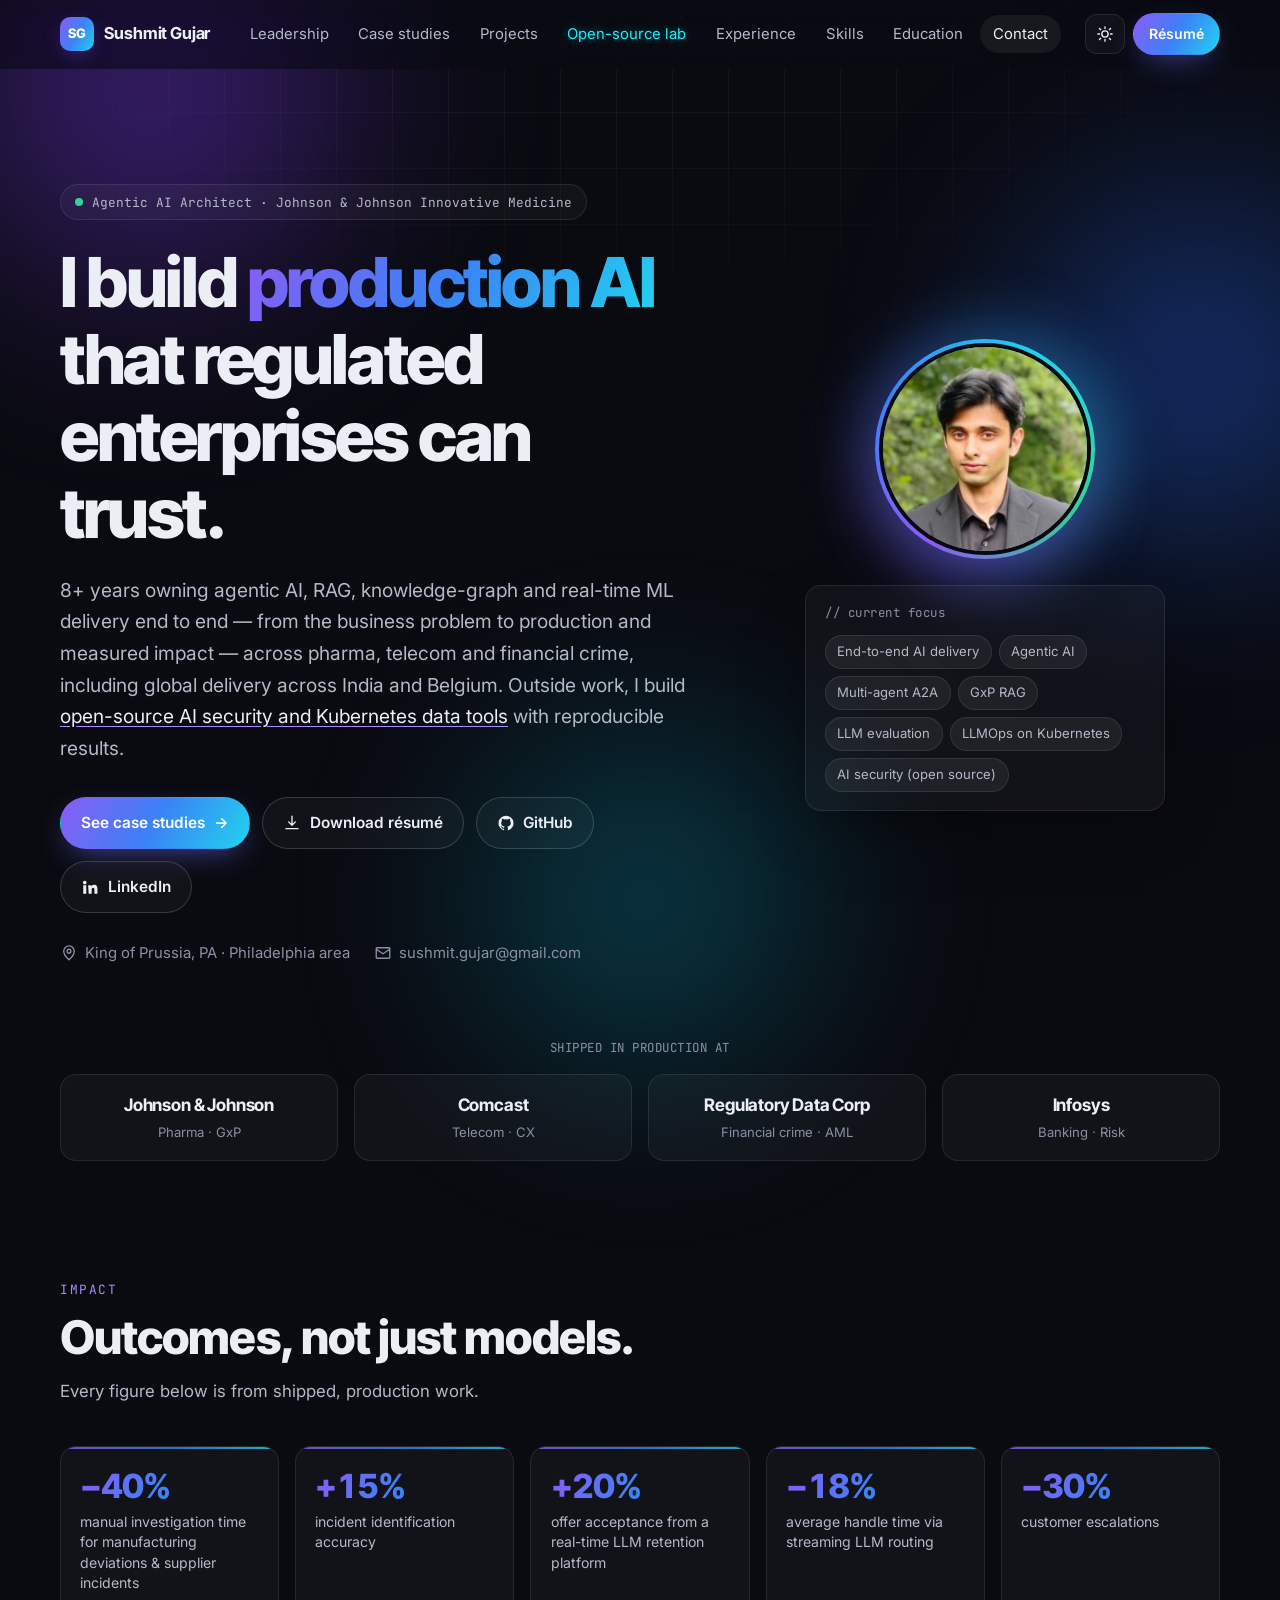
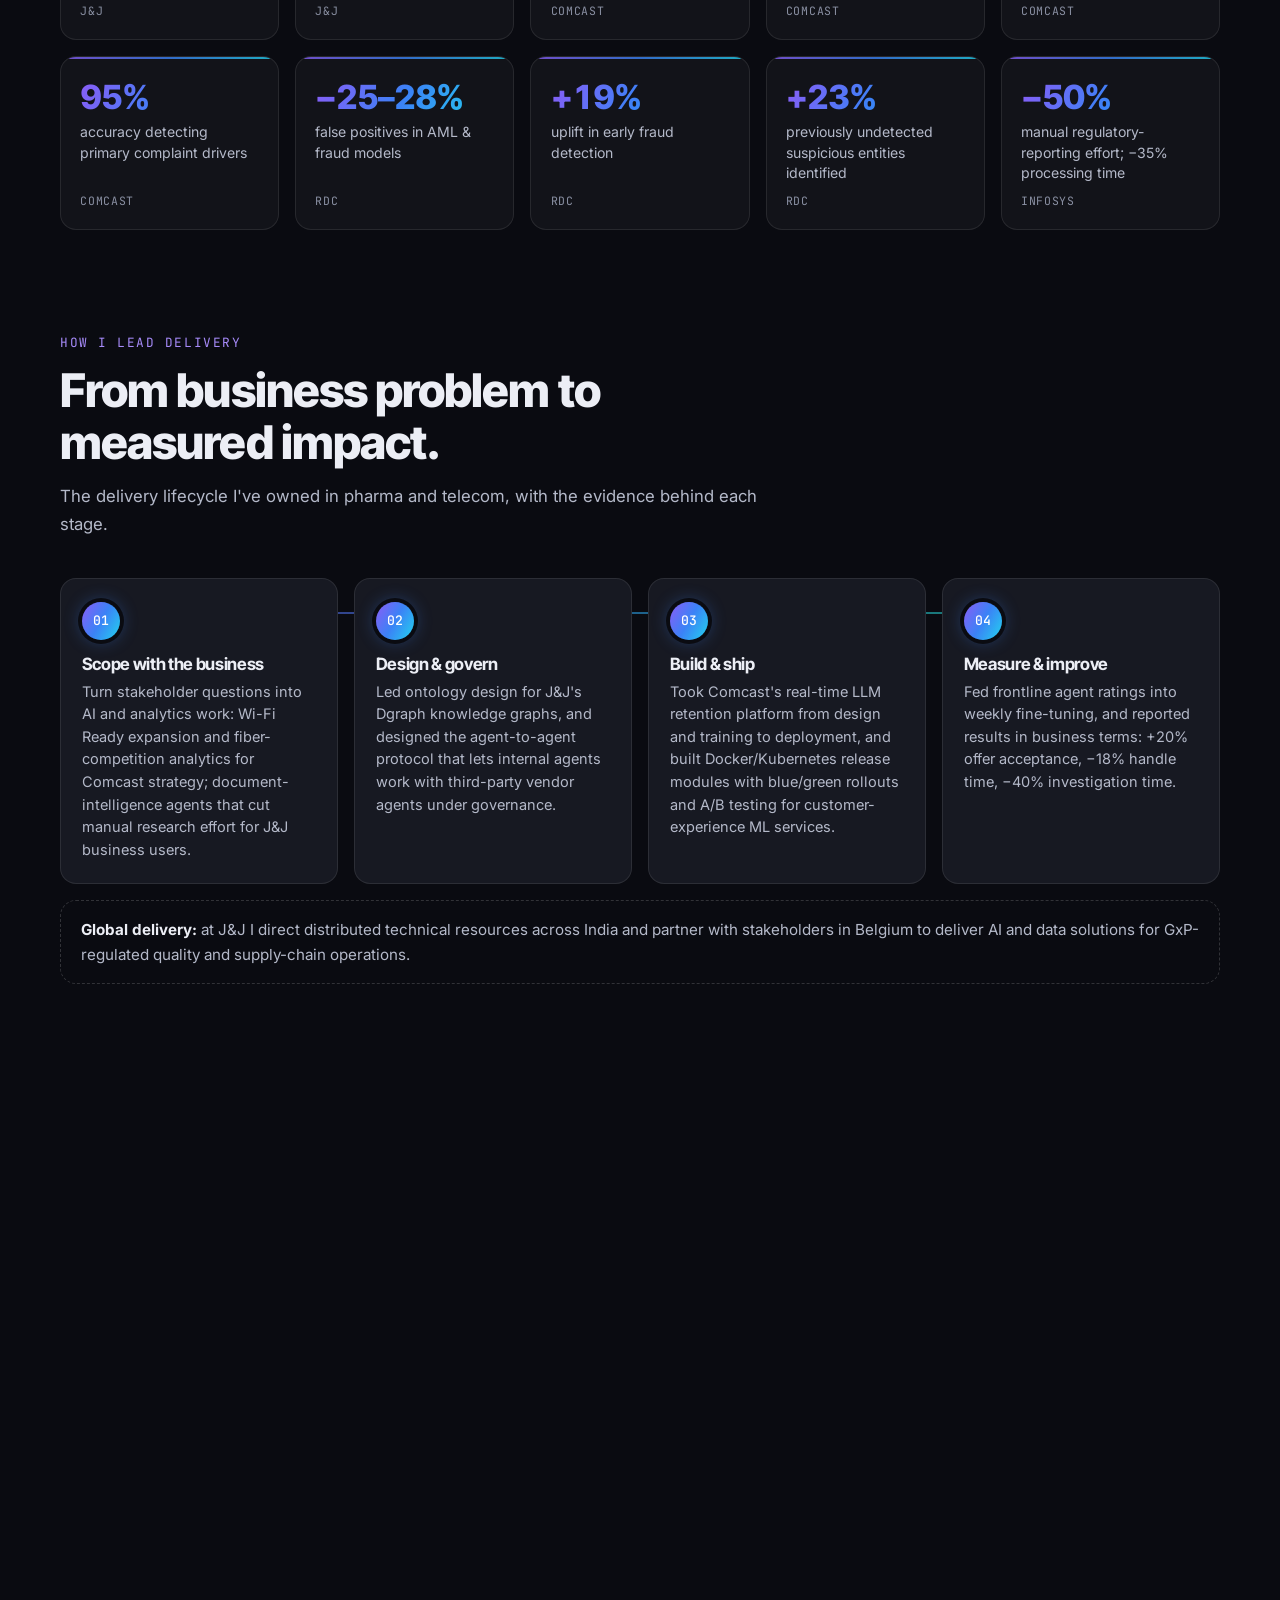
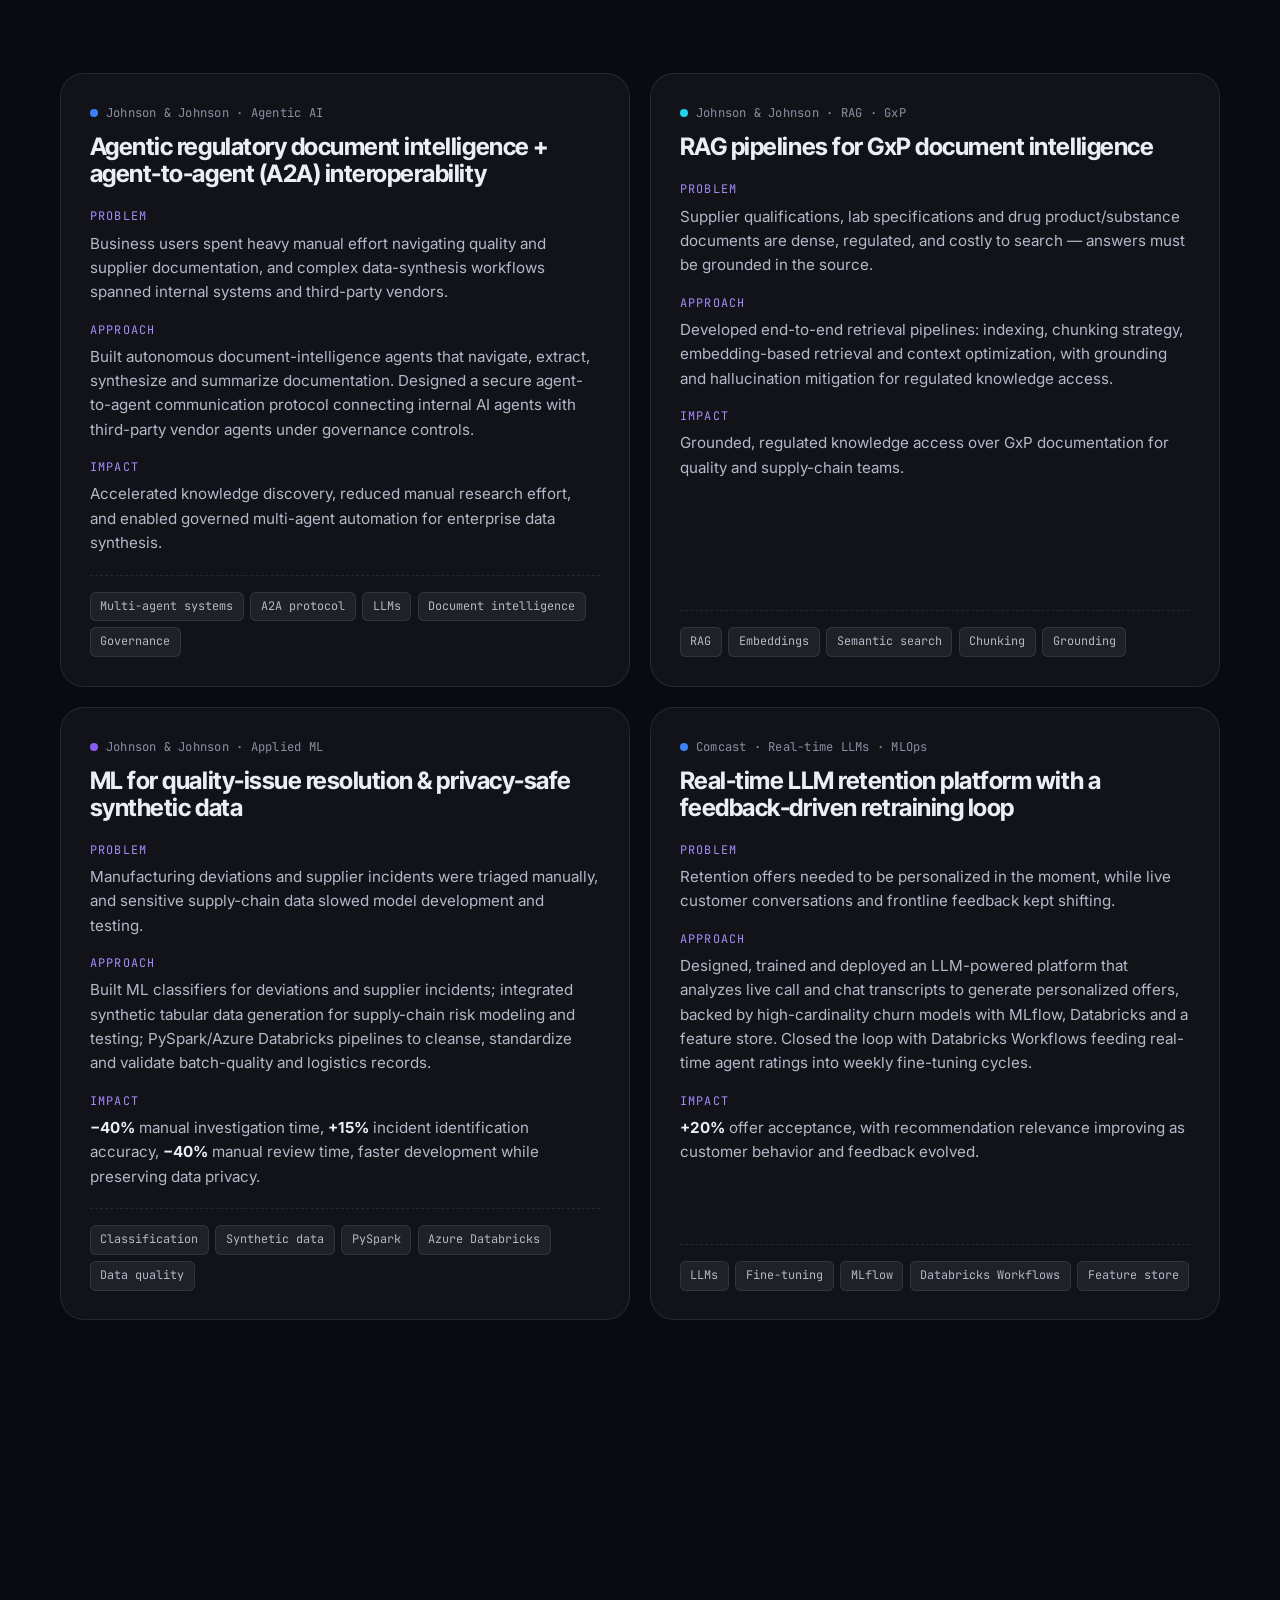
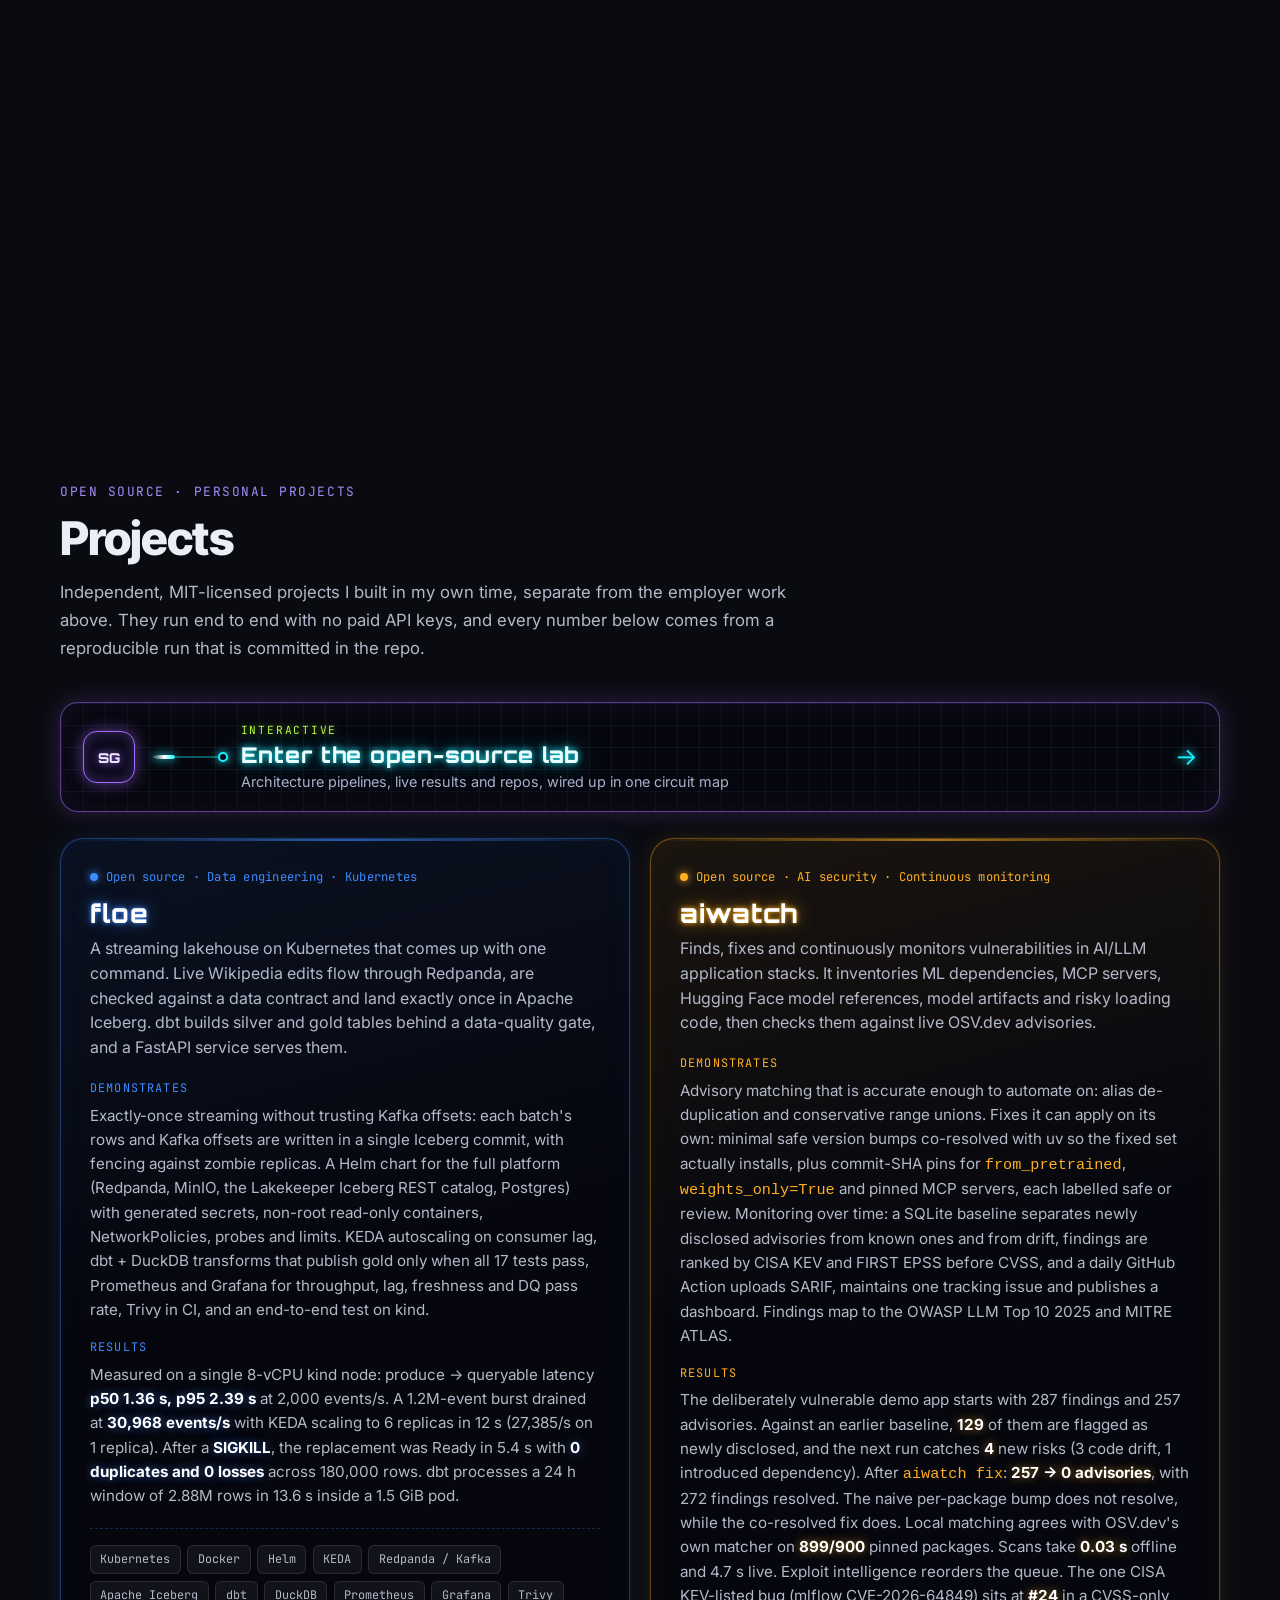
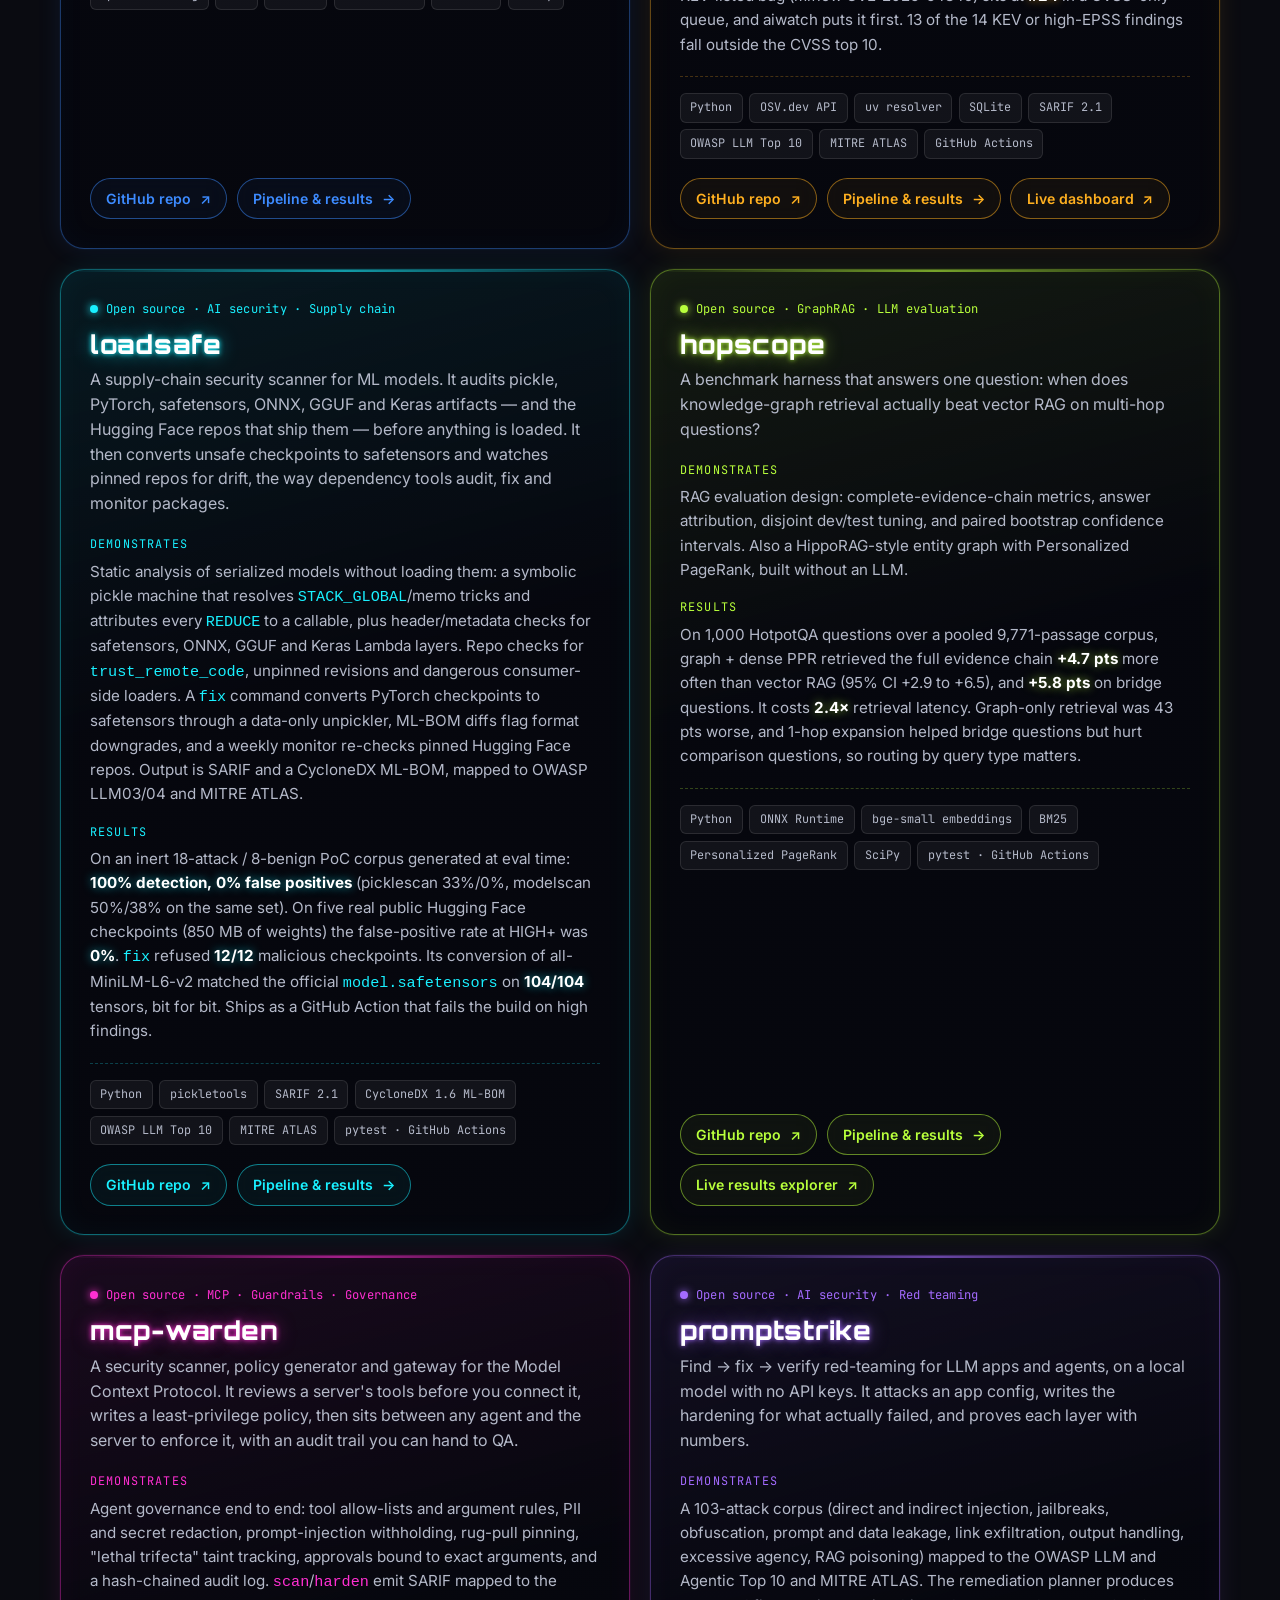
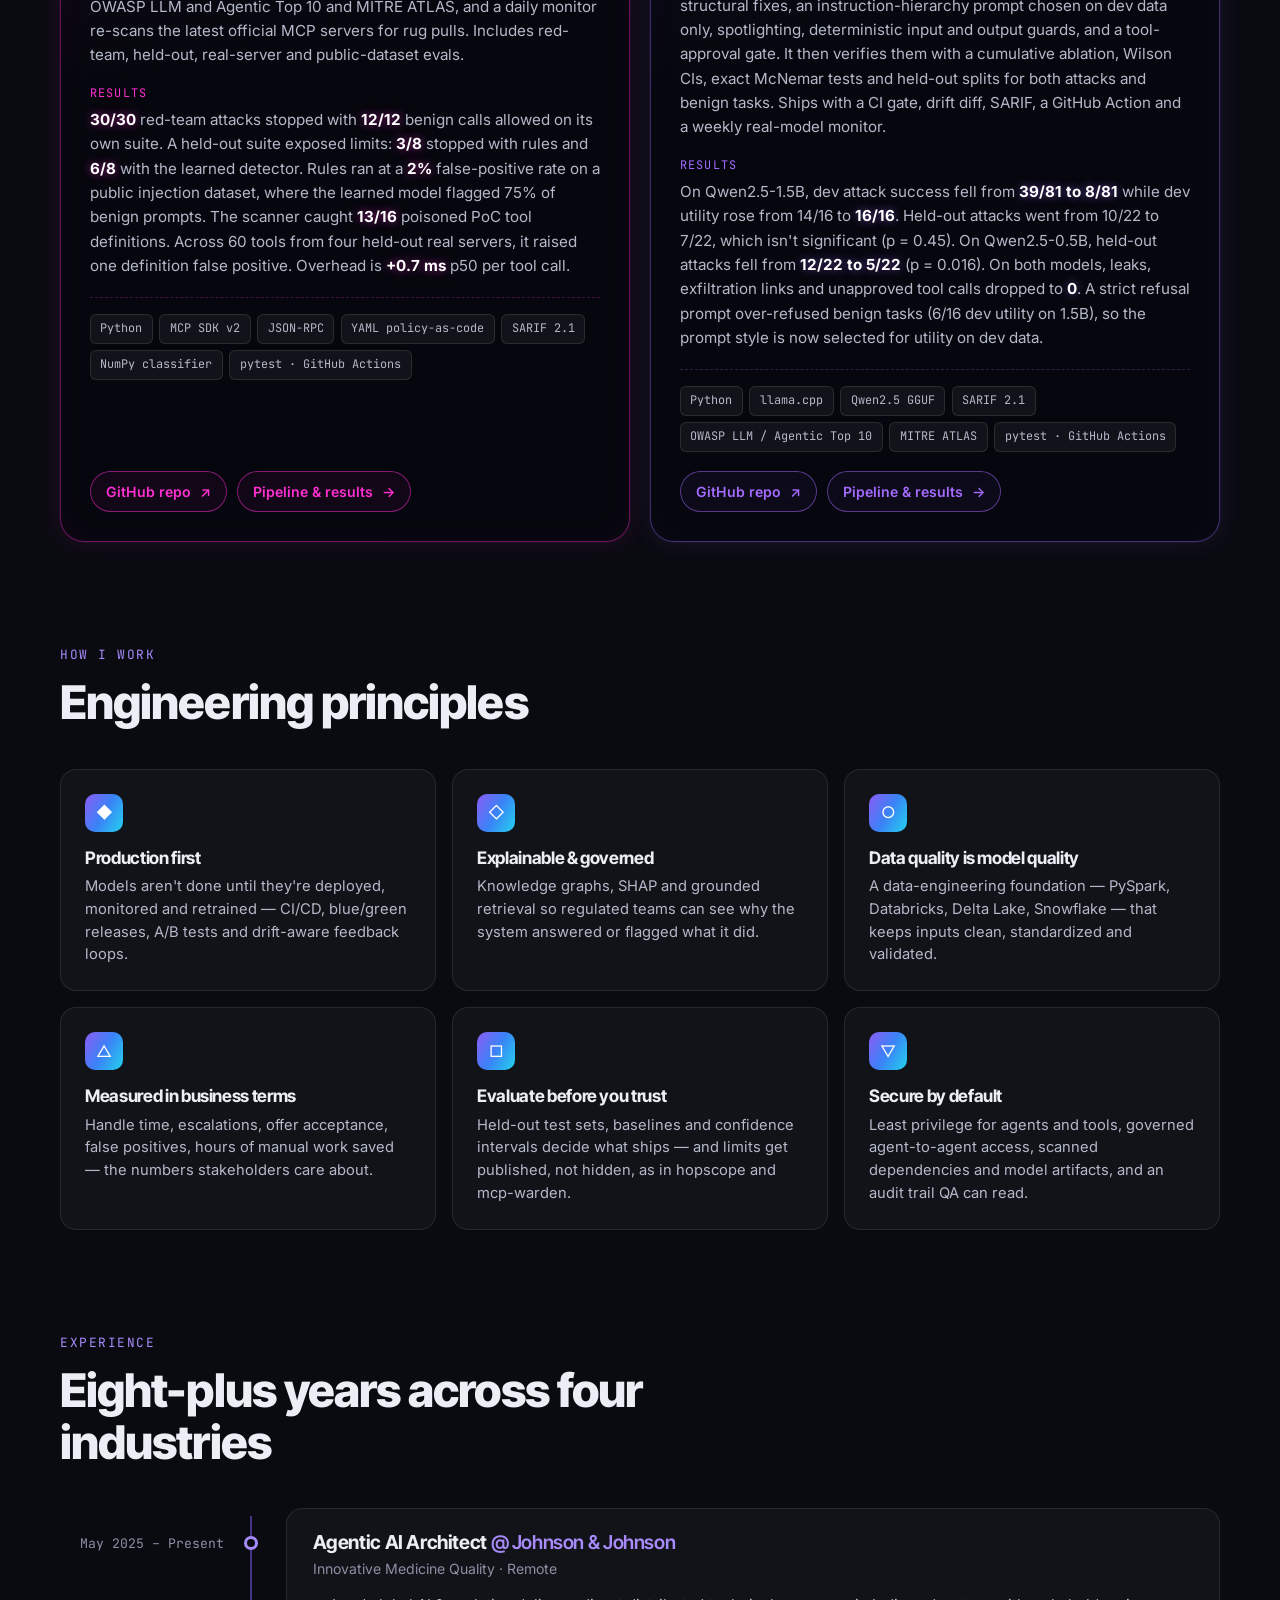
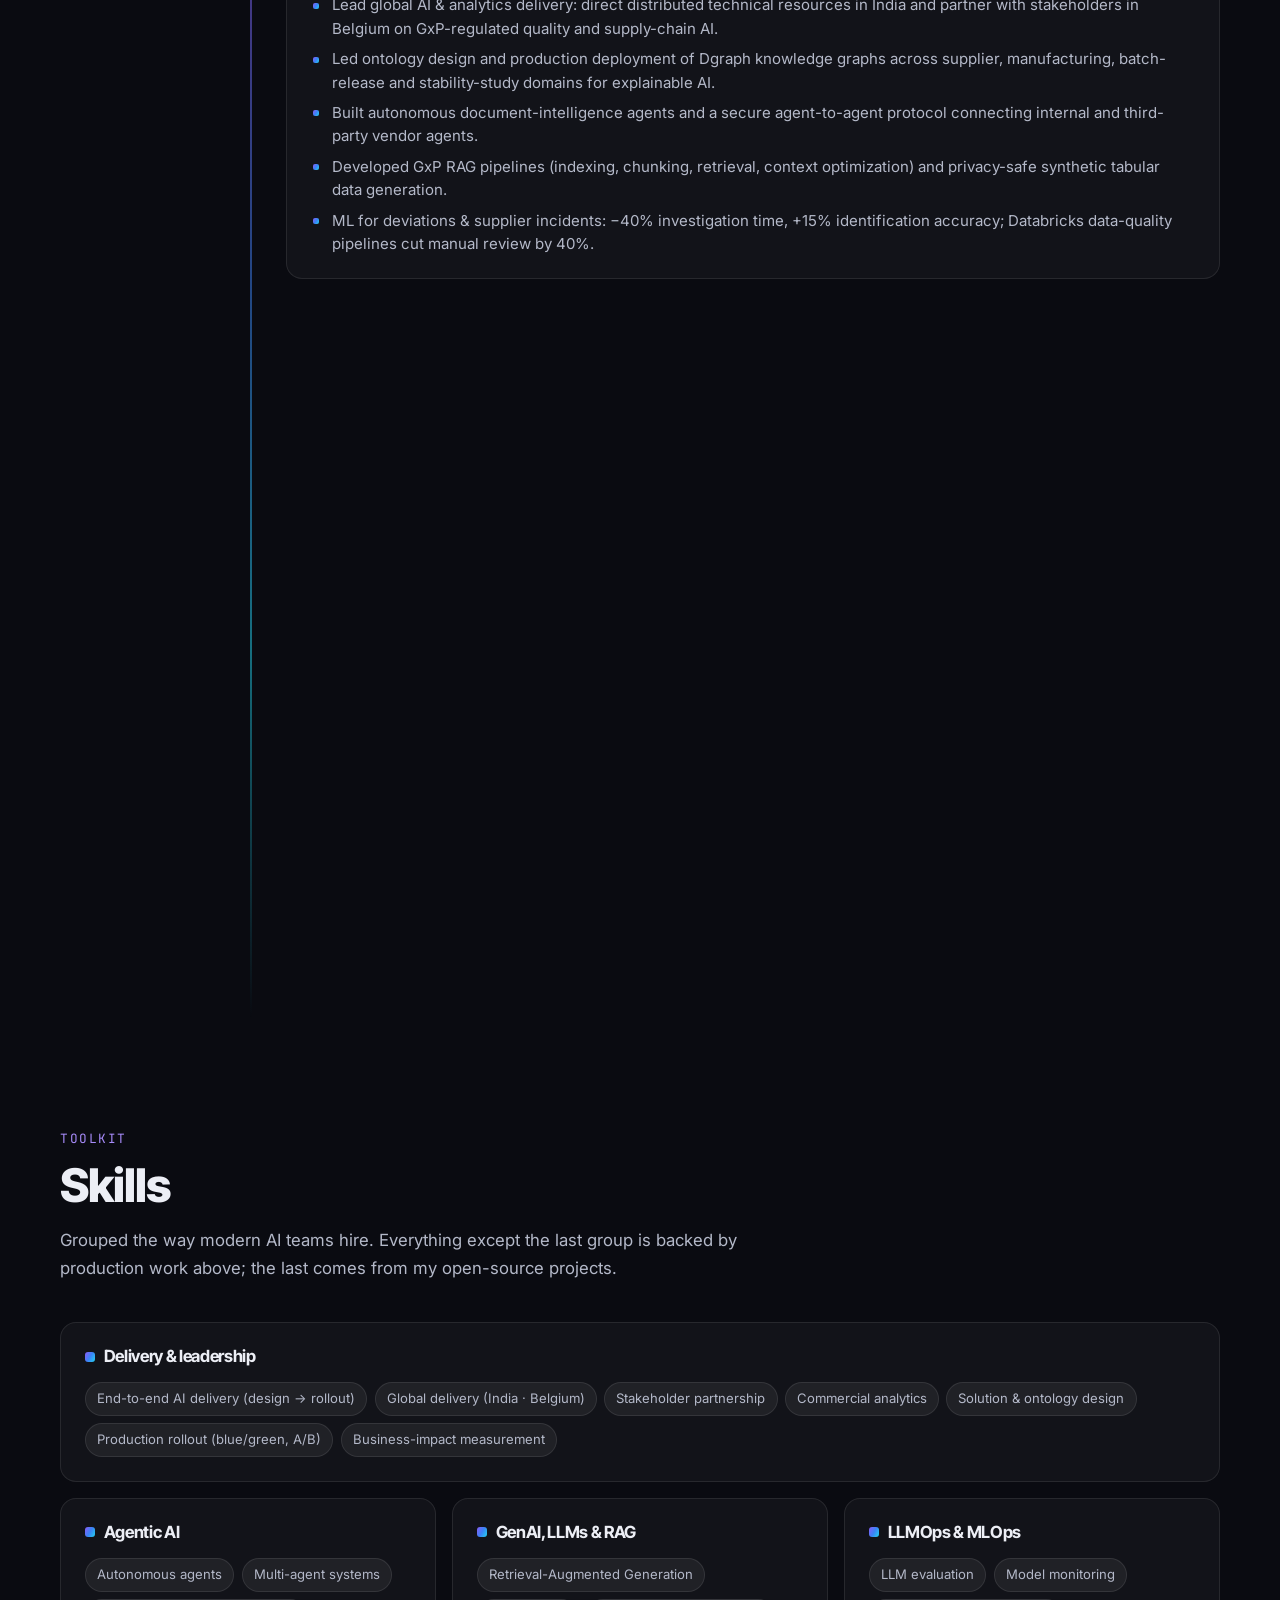
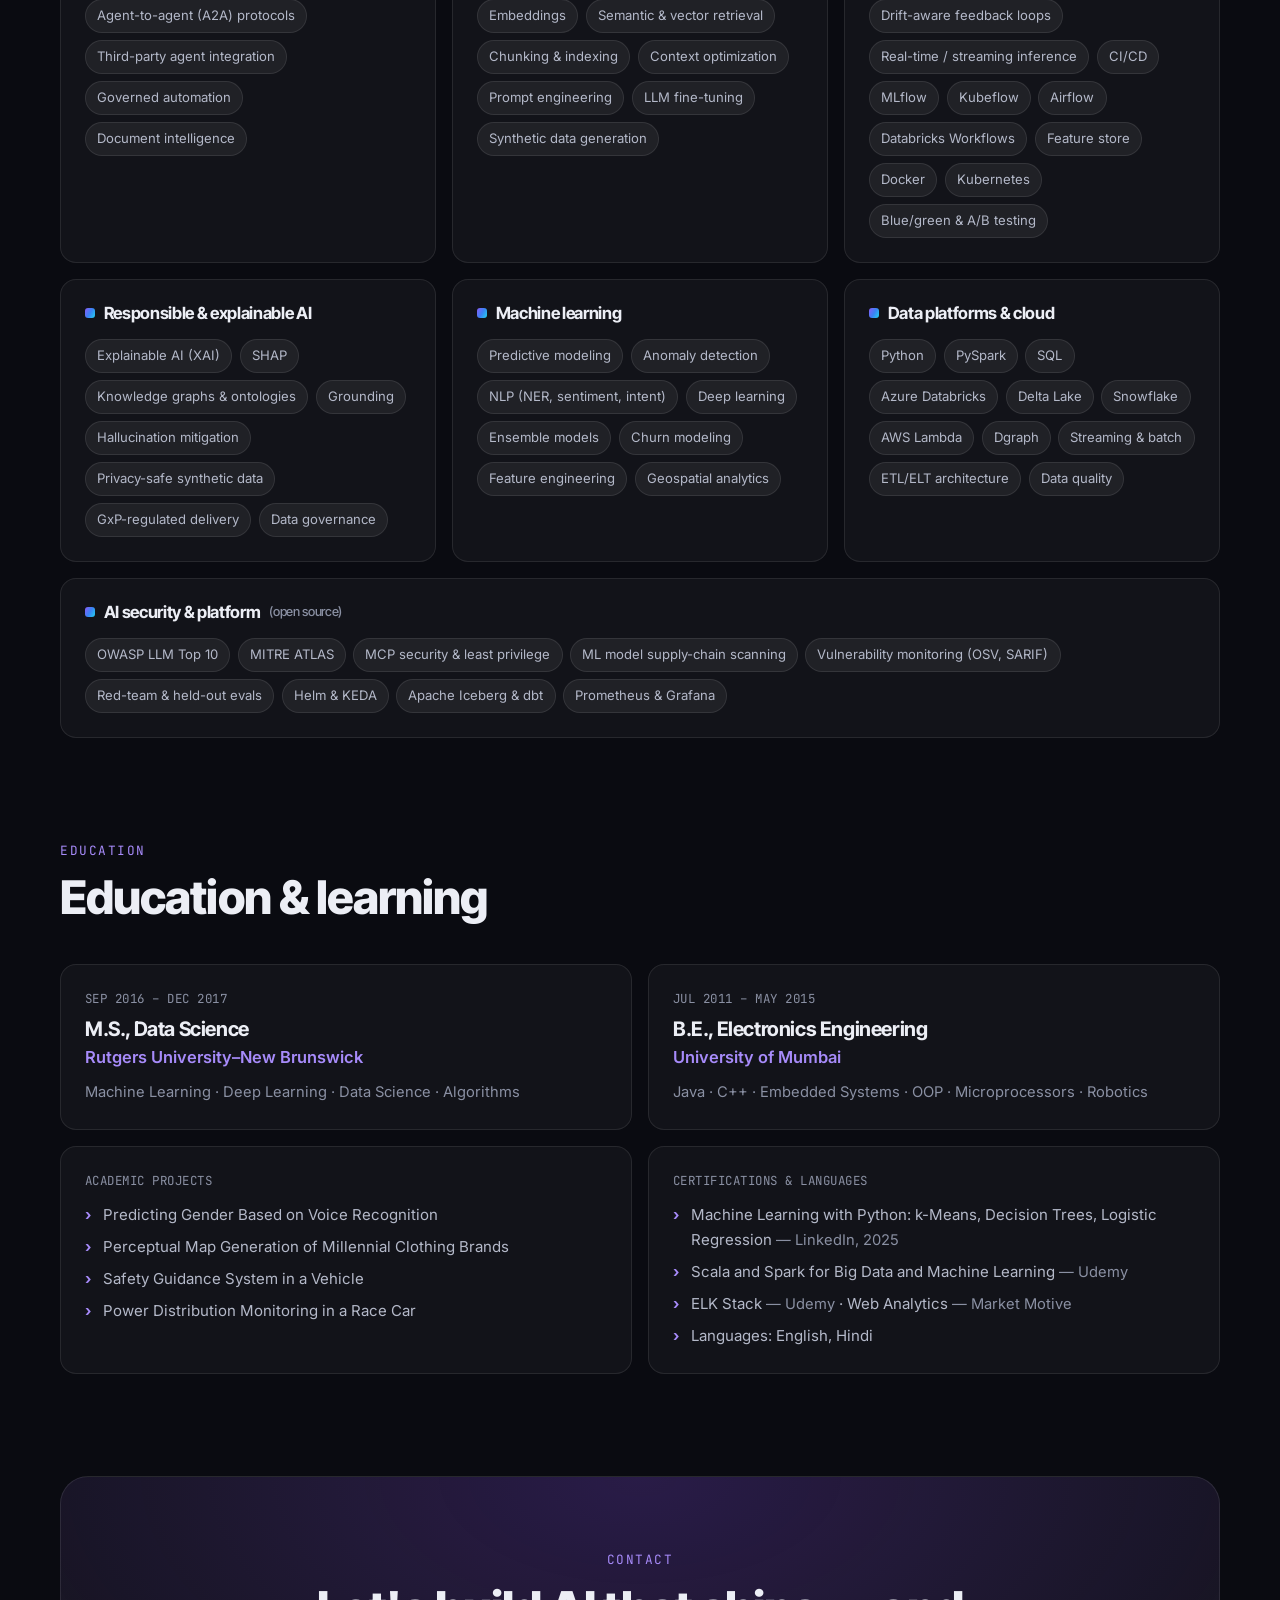
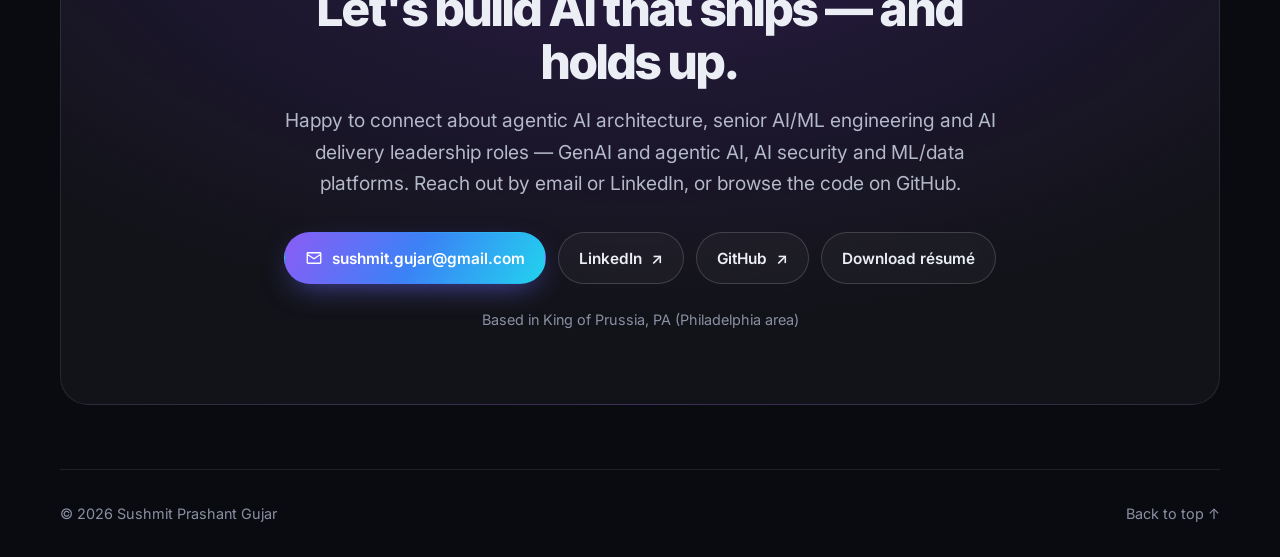
<file: index.html>
<!doctype html>
<html lang="en" data-theme="dark">
<head>
  <meta charset="utf-8">
  <meta name="viewport" content="width=device-width, initial-scale=1">
  <title>Sushmit Gujar — Agentic AI Architect, Johnson &amp; Johnson · Agentic AI, RAG &amp; MLOps</title>
  <meta name="description" content="Sushmit Gujar is an Agentic AI Architect at Johnson &amp; Johnson with 8+ years owning production agentic AI, RAG, knowledge graphs, real-time LLM inference and MLOps end to end — from business problem to measured impact — across pharma (J&amp;J), telecom (Comcast) and financial crime, including global delivery across India and Belgium.">
  <meta name="author" content="Sushmit Prashant Gujar">
  <meta name="keywords" content="Agentic AI Architect, AI Architect, AI Engineer, ML Engineer, Machine Learning Engineer, Agentic AI, AI delivery leadership, GenAI delivery, commercial analytics, stakeholder management, multi-agent systems, RAG, LLM evaluation, LLMOps, MLOps, AI security, Kubernetes, Docker, data engineering, knowledge graph, explainable AI, GxP, Databricks, PySpark, Philadelphia">
  <meta name="theme-color" content="#0a0b11" media="(prefers-color-scheme: dark)">
  <meta name="theme-color" content="#f7f7fb" media="(prefers-color-scheme: light)">
  <meta name="color-scheme" content="dark light">

  <!-- Open Graph / Twitter -->
  <meta property="og:type" content="profile">
  <meta property="og:url" content="https://sushmit-gujar.github.io/">
  <link rel="canonical" href="https://sushmit-gujar.github.io/">
  <meta property="og:title" content="Sushmit Gujar — Agentic AI Architect, Johnson &amp; Johnson">
  <meta property="og:description" content="Production agentic AI, RAG, knowledge graphs and real-time ML for regulated enterprises. 8+ years across J&amp;J, Comcast and financial crime, plus open-source AI security and Kubernetes data tooling.">
  <meta property="og:image" content="https://sushmit-gujar.github.io/assets/og.png">
  <meta property="og:image:width" content="1200">
  <meta property="og:image:height" content="630">
  <meta property="og:image:alt" content="Sushmit Gujar, Agentic AI Architect">
  <meta property="og:site_name" content="Sushmit Gujar">
  <meta property="og:locale" content="en_US">
  <meta property="profile:first_name" content="Sushmit">
  <meta property="profile:last_name" content="Gujar">
  <meta name="twitter:card" content="summary_large_image">
  <meta name="twitter:title" content="Sushmit Gujar — Agentic AI Architect, Johnson &amp; Johnson">
  <meta name="twitter:description" content="Production agentic AI, RAG, knowledge graphs and real-time ML for regulated enterprises.">
  <meta name="twitter:image" content="https://sushmit-gujar.github.io/assets/og.png">
  <meta name="twitter:image:alt" content="Sushmit Gujar, Agentic AI Architect">

  <link rel="icon" href="assets/favicon.svg" type="image/svg+xml">
  <link rel="icon" href="favicon.ico" sizes="32x32">
  <link rel="apple-touch-icon" href="assets/icon-180.png">
  <link rel="manifest" href="site.webmanifest">

  <link rel="preconnect" href="https://fonts.googleapis.com">
  <link rel="preconnect" href="https://fonts.gstatic.com" crossorigin>
  <link rel="preload" as="style" href="https://fonts.googleapis.com/css2?family=Inter:wght@400;500;600;700&family=Inter+Tight:wght@600;700;800&family=JetBrains+Mono:wght@400;500&family=Orbitron:wght@800&display=swap">
  <link rel="stylesheet" href="https://fonts.googleapis.com/css2?family=Inter:wght@400;500;600;700&family=Inter+Tight:wght@600;700;800&family=JetBrains+Mono:wght@400;500&family=Orbitron:wght@800&display=swap" media="print" onload="this.media='all'">
  <noscript><link rel="stylesheet" href="https://fonts.googleapis.com/css2?family=Inter:wght@400;500;600;700&family=Inter+Tight:wght@600;700;800&family=JetBrains+Mono:wght@400;500&family=Orbitron:wght@800&display=swap"></noscript>
  <link rel="preload" as="image" href="assets/sushmit-480.webp" type="image/webp">
  <link rel="stylesheet" href="styles.css">

  <script>
    // Set theme before paint to avoid flash
    (function () {
      try {
        var t = localStorage.getItem('theme');
        if (t === 'light' || t === 'dark') document.documentElement.setAttribute('data-theme', t);
      } catch (e) {}
    })();
  </script>

  <script type="application/ld+json">
  {
    "@context": "https://schema.org",
    "@type": "ProfilePage",
    "url": "https://sushmit-gujar.github.io/",
    "name": "Sushmit Gujar — Agentic AI Architect",
    "dateModified": "2026-11-03",
    "mainEntity": {
      "@type": "Person",
      "@id": "https://sushmit-gujar.github.io/#person",
      "name": "Sushmit Prashant Gujar",
      "alternateName": "Sushmit Gujar",
      "jobTitle": "Agentic AI Architect",
      "description": "Agentic AI Architect at Johnson & Johnson with 8+ years building production machine learning, generative AI, RAG, agentic AI and data engineering solutions across healthcare, telecom, financial crime and regulated enterprise environments.",
      "image": "https://sushmit-gujar.github.io/assets/sushmit-480.jpg",
      "url": "https://sushmit-gujar.github.io/",
      "email": "mailto:sushmit.gujar@gmail.com",
      "address": { "@type": "PostalAddress", "addressLocality": "King of Prussia", "addressRegion": "PA", "addressCountry": "US" },
      "worksFor": { "@type": "Organization", "name": "Johnson & Johnson Innovative Medicine" },
      "alumniOf": [
        { "@type": "CollegeOrUniversity", "name": "Rutgers University–New Brunswick" },
        { "@type": "CollegeOrUniversity", "name": "University of Mumbai" }
      ],
      "knowsLanguage": ["English", "Hindi"],
      "knowsAbout": ["Agentic AI", "AI solution delivery", "Commercial analytics", "Multi-agent systems", "Retrieval-Augmented Generation", "Large language models", "LLM evaluation", "Knowledge graphs", "Explainable AI", "MLOps", "Docker", "Kubernetes", "Apache Airflow", "MLflow", "Anomaly detection", "Natural language processing", "PySpark", "Azure Databricks", "AI security", "Data engineering"],
      "sameAs": ["https://www.linkedin.com/in/sushmitt/", "https://github.com/sushmit-gujar"]
    }
  }
  </script>
</head>
<body>
  <a class="skip-link" href="#main">Skip to content</a>

  <div class="bg-mesh" aria-hidden="true">
    <span class="blob b1"></span><span class="blob b2"></span><span class="blob b3"></span>
    <span class="grid-overlay"></span>
  </div>

  <header class="nav" id="top">
    <div class="nav-inner container">
      <a class="brand" href="#top" title="Back to top">
        <span class="brand-mark" aria-hidden="true">SG</span>
        <span class="brand-name">Sushmit Gujar</span>
      </a>
      <nav aria-label="Primary">
        <ul class="nav-links" id="nav-links">
          <li><a href="#leadership">Leadership</a></li>
          <li><a href="#work">Case studies</a></li>
          <li><a href="#projects">Projects</a></li>
          <li><a href="projects/" class="nav-lab"><span class="lab-dot" aria-hidden="true"></span>Open-source lab</a></li>
          <li><a href="#experience">Experience</a></li>
          <li><a href="#skills">Skills</a></li>
          <li><a href="#education">Education</a></li>
          <li><a href="#contact">Contact</a></li>
        </ul>
      </nav>
      <div class="nav-actions">
        <button class="icon-btn theme-toggle" type="button" aria-label="Switch to light theme" title="Toggle theme">
          <svg class="i-sun" viewBox="0 0 24 24" aria-hidden="true"><circle cx="12" cy="12" r="4.2"/><path d="M12 2.5v2.2M12 19.3v2.2M4.6 4.6l1.6 1.6M17.8 17.8l1.6 1.6M2.5 12h2.2M19.3 12h2.2M4.6 19.4l1.6-1.6M17.8 6.2l1.6-1.6"/></svg>
          <svg class="i-moon" viewBox="0 0 24 24" aria-hidden="true"><path d="M20.5 14.2A8.5 8.5 0 0 1 9.8 3.5a8.5 8.5 0 1 0 10.7 10.7z"/></svg>
        </button>
        <a class="btn btn-sm btn-primary nav-cta" href="Sushmit-Gujar-Resume.pdf" download>Résumé</a>
        <button class="icon-btn menu-toggle" type="button" aria-label="Open menu" aria-expanded="false" aria-controls="nav-links">
          <svg viewBox="0 0 24 24" aria-hidden="true"><path d="M4 7h16M4 12h16M4 17h16"/></svg>
        </button>
      </div>
    </div>
  </header>

  <main id="main">
    <!-- HERO -->
    <section class="hero container" aria-labelledby="hero-title">
      <div class="hero-copy">
        <p class="eyebrow reveal"><span class="pulse" aria-hidden="true"></span>Agentic AI Architect · Johnson &amp; Johnson Innovative Medicine</p>
        <h1 id="hero-title" class="reveal">I build <span class="grad-text">production AI</span> that regulated enterprises can trust.</h1>
        <p class="lede reveal">8+ years owning agentic AI, RAG, knowledge-graph and real-time ML delivery end to end — from the business problem to production and measured impact — across pharma, telecom and financial crime, including global delivery across India and Belgium. Outside work, I build <a href="#projects">open-source AI security and Kubernetes data tools</a> with reproducible results.</p>
        <div class="hero-ctas reveal">
          <a class="btn btn-primary" href="#work">See case studies <span aria-hidden="true">→</span></a>
          <a class="btn btn-ghost" href="Sushmit-Gujar-Resume.pdf" download>
            <svg viewBox="0 0 24 24" aria-hidden="true"><path d="M12 3v12m0 0-4.5-4.5M12 15l4.5-4.5M4 19.5h16"/></svg>
            Download résumé
          </a>
          <a class="btn btn-ghost" href="https://github.com/sushmit-gujar" target="_blank" rel="noopener">
            <svg viewBox="0 0 24 24" aria-hidden="true" class="fill"><path d="M12 2.2a10 10 0 0 0-3.16 19.49c.5.09.68-.22.68-.48v-1.7c-2.78.6-3.37-1.34-3.37-1.34-.46-1.16-1.11-1.47-1.11-1.47-.91-.62.07-.6.07-.6 1 .07 1.53 1.03 1.53 1.03.9 1.52 2.34 1.08 2.91.83.09-.65.35-1.08.63-1.33-2.22-.25-4.55-1.11-4.55-4.94 0-1.09.39-1.98 1.03-2.68-.1-.25-.45-1.27.1-2.64 0 0 .84-.27 2.75 1.02a9.5 9.5 0 0 1 5 0c1.91-1.29 2.75-1.02 2.75-1.02.55 1.37.2 2.39.1 2.64.64.7 1.03 1.59 1.03 2.68 0 3.84-2.34 4.68-4.57 4.93.36.31.68.92.68 1.85v2.74c0 .27.18.58.69.48A10 10 0 0 0 12 2.2z"/></svg>
            GitHub
          </a>
          <a class="btn btn-ghost" href="https://www.linkedin.com/in/sushmitt/" target="_blank" rel="noopener">
            <svg viewBox="0 0 24 24" aria-hidden="true" class="fill"><path d="M4.98 3.5a2.5 2.5 0 1 1 0 5 2.5 2.5 0 0 1 0-5zM3 9.5h4V21H3zM9.5 9.5h3.8v1.6h.06c.53-1 1.83-2.06 3.77-2.06 4.03 0 4.77 2.65 4.77 6.1V21h-4v-5.1c0-1.22-.02-2.8-1.7-2.8-1.71 0-1.97 1.33-1.97 2.7V21h-4z"/></svg>
            LinkedIn
          </a>
        </div>
        <ul class="hero-meta reveal" aria-label="Quick facts">
          <li><svg viewBox="0 0 24 24" aria-hidden="true"><path d="M12 21s-7-6.2-7-11.5a7 7 0 0 1 14 0C19 14.8 12 21 12 21z"/><circle cx="12" cy="9.5" r="2.5"/></svg>King of Prussia, PA · Philadelphia area</li>
          <li><svg viewBox="0 0 24 24" aria-hidden="true"><path d="M3 7l9 6 9-6M4 5h16a1 1 0 0 1 1 1v12a1 1 0 0 1-1 1H4a1 1 0 0 1-1-1V6a1 1 0 0 1 1-1z"/></svg><a href="mailto:sushmit.gujar@gmail.com">sushmit.gujar@gmail.com</a></li>
        </ul>
      </div>

      <div class="hero-visual reveal">
        <div class="portrait">
          <picture>
            <source srcset="assets/sushmit-480.webp" type="image/webp">
            <img src="assets/sushmit-480.jpg" width="220" height="220" alt="Portrait of Sushmit Gujar, smiling slightly, wearing a charcoal blazer against a green, leafy background" fetchpriority="high">
          </picture>
        </div>
        <div class="stack-card" aria-label="Current focus areas">
          <p class="mono label">// current focus</p>
          <ul class="chips">
            <li>End-to-end AI delivery</li><li>Agentic AI</li><li>Multi-agent A2A</li><li>GxP RAG</li><li>LLM evaluation</li><li>LLMOps on Kubernetes</li><li>AI security (open source)</li>
          </ul>
        </div>
      </div>
    </section>

    <!-- LOGOS / DOMAINS -->
    <section class="domains container reveal" aria-label="Industries and employers">
      <p class="mono label">Shipped in production at</p>
      <ul class="logo-row">
        <li><strong>Johnson &amp; Johnson</strong><span>Pharma · GxP</span></li>
        <li><strong>Comcast</strong><span>Telecom · CX</span></li>
        <li><strong>Regulatory Data Corp</strong><span>Financial crime · AML</span></li>
        <li><strong>Infosys</strong><span>Banking · Risk</span></li>
      </ul>
    </section>

    <!-- IMPACT METRICS -->
    <section class="impact container" aria-labelledby="impact-title">
      <div class="section-head reveal">
        <p class="kicker">Impact</p>
        <h2 id="impact-title">Outcomes, not just models.</h2>
        <p class="section-sub">Every figure below is from shipped, production work.</p>
      </div>
      <ul class="metrics">
        <li class="metric reveal"><span class="num" data-count="40" data-prefix="−" data-suffix="%">−40%</span><span class="desc">manual investigation time for manufacturing deviations &amp; supplier incidents</span><span class="org">J&amp;J</span></li>
        <li class="metric reveal"><span class="num" data-count="15" data-prefix="+" data-suffix="%">+15%</span><span class="desc">incident identification accuracy</span><span class="org">J&amp;J</span></li>
        <li class="metric reveal"><span class="num" data-count="20" data-prefix="+" data-suffix="%">+20%</span><span class="desc">offer acceptance from a real-time LLM retention platform</span><span class="org">Comcast</span></li>
        <li class="metric reveal"><span class="num" data-count="18" data-prefix="−" data-suffix="%">−18%</span><span class="desc">average handle time via streaming LLM routing</span><span class="org">Comcast</span></li>
        <li class="metric reveal"><span class="num" data-count="30" data-prefix="−" data-suffix="%">−30%</span><span class="desc">customer escalations</span><span class="org">Comcast</span></li>
        <li class="metric reveal"><span class="num" data-count="95" data-suffix="%">95%</span><span class="desc">accuracy detecting primary complaint drivers</span><span class="org">Comcast</span></li>
        <li class="metric reveal"><span class="num">−25–28%</span><span class="desc">false positives in AML &amp; fraud models</span><span class="org">RDC</span></li>
        <li class="metric reveal"><span class="num" data-count="19" data-prefix="+" data-suffix="%">+19%</span><span class="desc">uplift in early fraud detection</span><span class="org">RDC</span></li>
        <li class="metric reveal"><span class="num" data-count="23" data-prefix="+" data-suffix="%">+23%</span><span class="desc">previously undetected suspicious entities identified</span><span class="org">RDC</span></li>
        <li class="metric reveal"><span class="num" data-count="50" data-prefix="−" data-suffix="%">−50%</span><span class="desc">manual regulatory-reporting effort; −35% processing time</span><span class="org">Infosys</span></li>
      </ul>
    </section>

    <!-- LEADERSHIP & DELIVERY -->
    <section class="leadership container" id="leadership" aria-labelledby="lead-title">
      <div class="section-head reveal">
        <p class="kicker">How I lead delivery</p>
        <h2 id="lead-title">From business problem to measured impact.</h2>
        <p class="section-sub">The delivery lifecycle I've owned in pharma and telecom, with the evidence behind each stage.</p>
      </div>
      <ol class="flow">
        <li class="flow-step reveal"><span class="flow-n mono" aria-hidden="true">01</span><h3>Scope with the business</h3><p>Turn stakeholder questions into AI and analytics work: Wi-Fi Ready expansion and fiber-competition analytics for Comcast strategy; document-intelligence agents that cut manual research effort for J&amp;J business users.</p></li>
        <li class="flow-step reveal"><span class="flow-n mono" aria-hidden="true">02</span><h3>Design &amp; govern</h3><p>Led ontology design for J&amp;J's Dgraph knowledge graphs, and designed the agent-to-agent protocol that lets internal agents work with third-party vendor agents under governance.</p></li>
        <li class="flow-step reveal"><span class="flow-n mono" aria-hidden="true">03</span><h3>Build &amp; ship</h3><p>Took Comcast's real-time LLM retention platform from design and training to deployment, and built Docker/Kubernetes release modules with blue/green rollouts and A/B testing for customer-experience ML services.</p></li>
        <li class="flow-step reveal"><span class="flow-n mono" aria-hidden="true">04</span><h3>Measure &amp; improve</h3><p>Fed frontline agent ratings into weekly fine-tuning, and reported results in business terms: +20% offer acceptance, −18% handle time, −40% investigation time.</p></li>
      </ol>
      <p class="flow-note reveal"><strong>Global delivery:</strong> at J&amp;J I direct distributed technical resources across India and partner with stakeholders in Belgium to deliver AI and data solutions for GxP-regulated quality and supply-chain operations.</p>
    </section>

    <!-- CASE STUDIES -->
    <section class="work container" id="work" aria-labelledby="work-title">
      <div class="section-head reveal">
        <p class="kicker">Selected work</p>
        <h2 id="work-title">Case studies</h2>
        <p class="section-sub">Enterprise systems built under real constraints — regulation, privacy, scale and explainability. Written as Problem → Approach → Impact → Stack.</p>
      </div>

      <div class="cases">
        <article class="case reveal featured" aria-labelledby="c1">
          <header>
            <p class="case-tag"><span class="dot d1"></span>Johnson &amp; Johnson · Knowledge Graphs · XAI</p>
            <h3 id="c1">Enterprise knowledge graph foundation for explainable AI</h3>
          </header>
          <dl>
            <div><dt>Problem</dt><dd>Supplier, manufacturing, batch-release and stability-study data lived in separate domains, making it hard to build AI whose answers could be explained and governed in a GxP-regulated setting.</dd></div>
            <div><dt>Approach</dt><dd>Led ontology design and production deployment of domain-specific knowledge graphs on Dgraph across supplier data, drug manufacturing, batch release and stability studies — a shared semantic backbone that downstream AI can reason over and cite.</dd></div>
            <div><dt>Impact</dt><dd>Established a scalable, production knowledge-graph backbone for explainable, governed AI use cases across quality and supply chain.</dd></div>
          </dl>
          <ul class="stack" aria-label="Stack"><li>Dgraph</li><li>Ontology design</li><li>Knowledge graphs</li><li>XAI</li><li>Data governance</li></ul>
        </article>

        <article class="case reveal" aria-labelledby="c2">
          <header>
            <p class="case-tag"><span class="dot d2"></span>Johnson &amp; Johnson · Agentic AI</p>
            <h3 id="c2">Agentic regulatory document intelligence + agent-to-agent (A2A) interoperability</h3>
          </header>
          <dl>
            <div><dt>Problem</dt><dd>Business users spent heavy manual effort navigating quality and supplier documentation, and complex data-synthesis workflows spanned internal systems and third-party vendors.</dd></div>
            <div><dt>Approach</dt><dd>Built autonomous document-intelligence agents that navigate, extract, synthesize and summarize documentation. Designed a secure agent-to-agent communication protocol connecting internal AI agents with third-party vendor agents under governance controls.</dd></div>
            <div><dt>Impact</dt><dd>Accelerated knowledge discovery, reduced manual research effort, and enabled governed multi-agent automation for enterprise data synthesis.</dd></div>
          </dl>
          <ul class="stack" aria-label="Stack"><li>Multi-agent systems</li><li>A2A protocol</li><li>LLMs</li><li>Document intelligence</li><li>Governance</li></ul>
        </article>

        <article class="case reveal" aria-labelledby="c3">
          <header>
            <p class="case-tag"><span class="dot d3"></span>Johnson &amp; Johnson · RAG · GxP</p>
            <h3 id="c3">RAG pipelines for GxP document intelligence</h3>
          </header>
          <dl>
            <div><dt>Problem</dt><dd>Supplier qualifications, lab specifications and drug product/substance documents are dense, regulated, and costly to search — answers must be grounded in the source.</dd></div>
            <div><dt>Approach</dt><dd>Developed end-to-end retrieval pipelines: indexing, chunking strategy, embedding-based retrieval and context optimization, with grounding and hallucination mitigation for regulated knowledge access.</dd></div>
            <div><dt>Impact</dt><dd>Grounded, regulated knowledge access over GxP documentation for quality and supply-chain teams.</dd></div>
          </dl>
          <ul class="stack" aria-label="Stack"><li>RAG</li><li>Embeddings</li><li>Semantic search</li><li>Chunking</li><li>Grounding</li></ul>
        </article>

        <article class="case reveal" aria-labelledby="c4">
          <header>
            <p class="case-tag"><span class="dot d1"></span>Johnson &amp; Johnson · Applied ML</p>
            <h3 id="c4">ML for quality-issue resolution &amp; privacy-safe synthetic data</h3>
          </header>
          <dl>
            <div><dt>Problem</dt><dd>Manufacturing deviations and supplier incidents were triaged manually, and sensitive supply-chain data slowed model development and testing.</dd></div>
            <div><dt>Approach</dt><dd>Built ML classifiers for deviations and supplier incidents; integrated synthetic tabular data generation for supply-chain risk modeling and testing; PySpark/Azure Databricks pipelines to cleanse, standardize and validate batch-quality and logistics records.</dd></div>
            <div><dt>Impact</dt><dd><strong>−40%</strong> manual investigation time, <strong>+15%</strong> incident identification accuracy, <strong>−40%</strong> manual review time, faster development while preserving data privacy.</dd></div>
          </dl>
          <ul class="stack" aria-label="Stack"><li>Classification</li><li>Synthetic data</li><li>PySpark</li><li>Azure Databricks</li><li>Data quality</li></ul>
        </article>

        <article class="case reveal" aria-labelledby="c5">
          <header>
            <p class="case-tag"><span class="dot d2"></span>Comcast · Real-time LLMs · MLOps</p>
            <h3 id="c5">Real-time LLM retention platform with a feedback-driven retraining loop</h3>
          </header>
          <dl>
            <div><dt>Problem</dt><dd>Retention offers needed to be personalized in the moment, while live customer conversations and frontline feedback kept shifting.</dd></div>
            <div><dt>Approach</dt><dd>Designed, trained and deployed an LLM-powered platform that analyzes live call and chat transcripts to generate personalized offers, backed by high-cardinality churn models with MLflow, Databricks and a feature store. Closed the loop with Databricks Workflows feeding real-time agent ratings into weekly fine-tuning cycles.</dd></div>
            <div><dt>Impact</dt><dd><strong>+20%</strong> offer acceptance, with recommendation relevance improving as customer behavior and feedback evolved.</dd></div>
          </dl>
          <ul class="stack" aria-label="Stack"><li>LLMs</li><li>Fine-tuning</li><li>MLflow</li><li>Databricks Workflows</li><li>Feature store</li></ul>
        </article>

        <article class="case reveal" aria-labelledby="c6">
          <header>
            <p class="case-tag"><span class="dot d3"></span>Comcast · Streaming inference</p>
            <h3 id="c6">Streaming LLM inference for proactive routing &amp; root-cause classification</h3>
          </header>
          <dl>
            <div><dt>Problem</dt><dd>Escalations and long handle times came from signals in call and chat telemetry that weren't acted on in time.</dd></div>
            <div><dt>Approach</dt><dd>Architected streaming ML pipelines that turn sentiment, intent and escalation signals into near-real-time routing decisions. Productionized CI/CD for sentiment and complaint-categorization models (automated labeling, retraining, deployment), shipped on Docker/Kubernetes with blue/green releases, A/B testing and monitoring.</dd></div>
            <div><dt>Impact</dt><dd><strong>−18%</strong> average handle time, <strong>−30%</strong> escalations, <strong>95%</strong> accuracy in primary complaint-driver detection.</dd></div>
          </dl>
          <ul class="stack" aria-label="Stack"><li>Streaming pipelines</li><li>NLP</li><li>CI/CD</li><li>Kubernetes</li><li>A/B testing</li></ul>
        </article>

        <article class="case reveal" aria-labelledby="c7">
          <header>
            <p class="case-tag"><span class="dot d1"></span>Regulatory Data Corp · Financial crime · Explainability</p>
            <h3 id="c7">AML anomaly detection &amp; explainable fraud models with SHAP</h3>
          </header>
          <dl>
            <div><dt>Problem</dt><dd>Fraud and compliance teams were buried in false positives from high-velocity transaction streams, and regulators require transparency into why activity is flagged.</dd></div>
            <div><dt>Approach</dt><dd>Real-time pipelines in Python, PySpark and AWS Lambda; unsupervised AML risk scoring with Delta Lake and Kubeflow Pipelines for automated retraining; Dockerized ensemble fraud models with CI/CD and SHAP-based interpretability; deep-learning NER and sequence classification on unstructured transaction descriptions.</dd></div>
            <div><dt>Impact</dt><dd><strong>−25%</strong> false positives (AML scoring), <strong>−28%</strong> false positives and <strong>+19%</strong> early fraud detection (ensembles), <strong>+23%</strong> previously undetected suspicious entities identified.</dd></div>
          </dl>
          <ul class="stack" aria-label="Stack"><li>Anomaly detection</li><li>SHAP</li><li>Kubeflow</li><li>AWS Lambda</li><li>Delta Lake</li><li>NER</li></ul>
        </article>
      </div>
    </section>

    <!-- OPEN-SOURCE PROJECTS -->
    <section class="projects container" id="projects" aria-labelledby="projects-title">
      <div class="section-head reveal">
        <p class="kicker">Open source · personal projects</p>
        <h2 id="projects-title">Projects</h2>
        <p class="section-sub">Independent, MIT-licensed projects I built in my own time, separate from the employer work above. They run end to end with no paid API keys, and every number below comes from a reproducible run that is committed in the repo.</p>
      </div>

      <a class="lab-cta reveal" href="projects/">
        <span class="lab-cta-core" aria-hidden="true">SG</span>
        <span class="lab-cta-wire" aria-hidden="true"><i></i></span>
        <span class="lab-cta-text"><span class="lab-cta-k">Interactive</span><strong>Enter the open-source lab</strong><span class="lab-cta-sub">Architecture pipelines, live results and repos, wired up in one circuit map</span></span>
        <span class="lab-cta-go" aria-hidden="true">→</span>
      </a>

      <div class="cases projs">
        <article class="case proj reveal" data-neon="blue" aria-labelledby="pf">
          <header>
            <p class="case-tag"><span class="dot d1"></span>Open source · Data engineering · Kubernetes</p>
            <h3 id="pf">floe</h3>
            <p class="proj-pitch">A streaming lakehouse on Kubernetes that comes up with one command. Live Wikipedia edits flow through Redpanda, are checked against a data contract and land exactly once in Apache Iceberg. dbt builds silver and gold tables behind a data-quality gate, and a FastAPI service serves them.</p>
          </header>
          <dl>
            <div><dt>Demonstrates</dt><dd>Exactly-once streaming without trusting Kafka offsets: each batch's rows and Kafka offsets are written in a single Iceberg commit, with fencing against zombie replicas. A Helm chart for the full platform (Redpanda, MinIO, the Lakekeeper Iceberg REST catalog, Postgres) with generated secrets, non-root read-only containers, NetworkPolicies, probes and limits. KEDA autoscaling on consumer lag, dbt + DuckDB transforms that publish gold only when all 17 tests pass, Prometheus and Grafana for throughput, lag, freshness and DQ pass rate, Trivy in CI, and an end-to-end test on kind.</dd></div>
            <div><dt>Results</dt><dd>Measured on a single 8-vCPU kind node: produce → queryable latency <strong>p50 1.36 s, p95 2.39 s</strong> at 2,000 events/s. A 1.2M-event burst drained at <strong>30,968 events/s</strong> with KEDA scaling to 6 replicas in 12 s (27,385/s on 1 replica). After a <strong>SIGKILL</strong>, the replacement was Ready in 5.4 s with <strong>0 duplicates and 0 losses</strong> across 180,000 rows. dbt processes a 24 h window of 2.88M rows in 13.6 s inside a 1.5 GiB pod.</dd></div>
          </dl>
          <ul class="stack" aria-label="Stack"><li>Kubernetes</li><li>Docker</li><li>Helm</li><li>KEDA</li><li>Redpanda / Kafka</li><li>Apache Iceberg</li><li>dbt</li><li>DuckDB</li><li>Prometheus</li><li>Grafana</li><li>Trivy</li></ul>
          <p class="proj-links"><a class="btn btn-ghost btn-sm" href="https://github.com/sushmit-gujar/floe" target="_blank" rel="noopener">GitHub repo <span aria-hidden="true">↗</span></a><a class="btn btn-ghost btn-sm" href="projects/#floe">Pipeline &amp; results <span aria-hidden="true">→</span></a></p>
        </article>

        <article class="case proj reveal" data-neon="amber" aria-labelledby="p0">
          <header>
            <p class="case-tag"><span class="dot d1"></span>Open source · AI security · Continuous monitoring</p>
            <h3 id="p0">aiwatch</h3>
            <p class="proj-pitch">Finds, fixes and continuously monitors vulnerabilities in AI/LLM application stacks. It inventories ML dependencies, MCP servers, Hugging Face model references, model artifacts and risky loading code, then checks them against live OSV.dev advisories.</p>
          </header>
          <dl>
            <div><dt>Demonstrates</dt><dd>Advisory matching that is accurate enough to automate on: alias de-duplication and conservative range unions. Fixes it can apply on its own: minimal safe version bumps co-resolved with uv so the fixed set actually installs, plus commit-SHA pins for <code>from_pretrained</code>, <code>weights_only=True</code> and pinned MCP servers, each labelled safe or review. Monitoring over time: a SQLite baseline separates newly disclosed advisories from known ones and from drift, findings are ranked by CISA KEV and FIRST EPSS before CVSS, and a daily GitHub Action uploads SARIF, maintains one tracking issue and publishes a dashboard. Findings map to the OWASP LLM Top 10 2025 and MITRE ATLAS.</dd></div>
            <div><dt>Results</dt><dd>The deliberately vulnerable demo app starts with 287 findings and 257 advisories. Against an earlier baseline, <strong>129</strong> of them are flagged as newly disclosed, and the next run catches <strong>4</strong> new risks (3 code drift, 1 introduced dependency). After <code>aiwatch fix</code>: <strong>257 → 0 advisories</strong>, with 272 findings resolved. The naive per-package bump does not resolve, while the co-resolved fix does. Local matching agrees with OSV.dev's own matcher on <strong>899/900</strong> pinned packages. Scans take <strong>0.03 s</strong> offline and 4.7 s live. Exploit intelligence reorders the queue. The one CISA KEV-listed bug (mlflow CVE-2026-64849) sits at <strong>#24</strong> in a CVSS-only queue, and aiwatch puts it first. 13 of the 14 KEV or high-EPSS findings fall outside the CVSS top 10.</dd></div>
          </dl>
          <ul class="stack" aria-label="Stack"><li>Python</li><li>OSV.dev API</li><li>uv resolver</li><li>SQLite</li><li>SARIF 2.1</li><li>OWASP LLM Top 10</li><li>MITRE ATLAS</li><li>GitHub Actions</li></ul>
          <p class="proj-links"><a class="btn btn-ghost btn-sm" href="https://github.com/sushmit-gujar/aiwatch" target="_blank" rel="noopener">GitHub repo <span aria-hidden="true">↗</span></a><a class="btn btn-ghost btn-sm" href="projects/#aiwatch">Pipeline &amp; results <span aria-hidden="true">→</span></a><a class="btn btn-ghost btn-sm" href="https://sushmit-gujar.github.io/aiwatch/" target="_blank" rel="noopener">Live dashboard <span aria-hidden="true">↗</span></a></p>
        </article>

        <article class="case proj reveal" data-neon="cyan" aria-labelledby="p1">
          <header>
            <p class="case-tag"><span class="dot d1"></span>Open source · AI security · Supply chain</p>
            <h3 id="p1">loadsafe</h3>
            <p class="proj-pitch">A supply-chain security scanner for ML models. It audits pickle, PyTorch, safetensors, ONNX, GGUF and Keras artifacts — and the Hugging Face repos that ship them — before anything is loaded. It then converts unsafe checkpoints to safetensors and watches pinned repos for drift, the way dependency tools audit, fix and monitor packages.</p>
          </header>
          <dl>
            <div><dt>Demonstrates</dt><dd>Static analysis of serialized models without loading them: a symbolic pickle machine that resolves <code>STACK_GLOBAL</code>/memo tricks and attributes every <code>REDUCE</code> to a callable, plus header/metadata checks for safetensors, ONNX, GGUF and Keras Lambda layers. Repo checks for <code>trust_remote_code</code>, unpinned revisions and dangerous consumer-side loaders. A <code>fix</code> command converts PyTorch checkpoints to safetensors through a data-only unpickler, ML-BOM diffs flag format downgrades, and a weekly monitor re-checks pinned Hugging Face repos. Output is SARIF and a CycloneDX ML-BOM, mapped to OWASP LLM03/04 and MITRE ATLAS.</dd></div>
            <div><dt>Results</dt><dd>On an inert 18-attack / 8-benign PoC corpus generated at eval time: <strong>100% detection, 0% false positives</strong> (picklescan 33%/0%, modelscan 50%/38% on the same set). On five real public Hugging Face checkpoints (850 MB of weights) the false-positive rate at HIGH+ was <strong>0%</strong>. <code>fix</code> refused <strong>12/12</strong> malicious checkpoints. Its conversion of all-MiniLM-L6-v2 matched the official <code>model.safetensors</code> on <strong>104/104</strong> tensors, bit for bit. Ships as a GitHub Action that fails the build on high findings.</dd></div>
          </dl>
          <ul class="stack" aria-label="Stack"><li>Python</li><li>pickletools</li><li>SARIF 2.1</li><li>CycloneDX 1.6 ML-BOM</li><li>OWASP LLM Top 10</li><li>MITRE ATLAS</li><li>pytest · GitHub Actions</li></ul>
          <p class="proj-links"><a class="btn btn-ghost btn-sm" href="https://github.com/sushmit-gujar/loadsafe" target="_blank" rel="noopener">GitHub repo <span aria-hidden="true">↗</span></a><a class="btn btn-ghost btn-sm" href="projects/#loadsafe">Pipeline &amp; results <span aria-hidden="true">→</span></a></p>
        </article>

        <article class="case proj reveal" data-neon="lime" aria-labelledby="p2">
          <header>
            <p class="case-tag"><span class="dot d2"></span>Open source · GraphRAG · LLM evaluation</p>
            <h3 id="p2">hopscope</h3>
            <p class="proj-pitch">A benchmark harness that answers one question: when does knowledge-graph retrieval actually beat vector RAG on multi-hop questions?</p>
          </header>
          <dl>
            <div><dt>Demonstrates</dt><dd>RAG evaluation design: complete-evidence-chain metrics, answer attribution, disjoint dev/test tuning, and paired bootstrap confidence intervals. Also a HippoRAG-style entity graph with Personalized PageRank, built without an LLM.</dd></div>
            <div><dt>Results</dt><dd>On 1,000 HotpotQA questions over a pooled 9,771-passage corpus, graph + dense PPR retrieved the full evidence chain <strong>+4.7 pts</strong> more often than vector RAG (95% CI +2.9 to +6.5), and <strong>+5.8 pts</strong> on bridge questions. It costs <strong>2.4×</strong> retrieval latency. Graph-only retrieval was 43 pts worse, and 1-hop expansion helped bridge questions but hurt comparison questions, so routing by query type matters.</dd></div>
          </dl>
          <ul class="stack" aria-label="Stack"><li>Python</li><li>ONNX Runtime</li><li>bge-small embeddings</li><li>BM25</li><li>Personalized PageRank</li><li>SciPy</li><li>pytest · GitHub Actions</li></ul>
          <p class="proj-links"><a class="btn btn-ghost btn-sm" href="https://github.com/sushmit-gujar/hopscope" target="_blank" rel="noopener">GitHub repo <span aria-hidden="true">↗</span></a><a class="btn btn-ghost btn-sm" href="projects/#hopscope">Pipeline &amp; results <span aria-hidden="true">→</span></a><a class="btn btn-ghost btn-sm" href="https://sushmit-gujar.github.io/hopscope/" target="_blank" rel="noopener">Live results explorer <span aria-hidden="true">↗</span></a></p>
        </article>

        <article class="case proj reveal" data-neon="magenta" aria-labelledby="p3">
          <header>
            <p class="case-tag"><span class="dot d3"></span>Open source · MCP · Guardrails · Governance</p>
            <h3 id="p3">mcp-warden</h3>
            <p class="proj-pitch">A security scanner, policy generator and gateway for the Model Context Protocol. It reviews a server's tools before you connect it, writes a least-privilege policy, then sits between any agent and the server to enforce it, with an audit trail you can hand to QA.</p>
          </header>
          <dl>
            <div><dt>Demonstrates</dt><dd>Agent governance end to end: tool allow-lists and argument rules, PII and secret redaction, prompt-injection withholding, rug-pull pinning, "lethal trifecta" taint tracking, approvals bound to exact arguments, and a hash-chained audit log. <code>scan</code>/<code>harden</code> emit SARIF mapped to the OWASP LLM and Agentic Top 10 and MITRE ATLAS, and a daily monitor re-scans the latest official MCP servers for rug pulls. Includes red-team, held-out, real-server and public-dataset evals.</dd></div>
            <div><dt>Results</dt><dd><strong>30/30</strong> red-team attacks stopped with <strong>12/12</strong> benign calls allowed on its own suite. A held-out suite exposed limits: <strong>3/8</strong> stopped with rules and <strong>6/8</strong> with the learned detector. Rules ran at a <strong>2%</strong> false-positive rate on a public injection dataset, where the learned model flagged 75% of benign prompts. The scanner caught <strong>13/16</strong> poisoned PoC tool definitions. Across 60 tools from four held-out real servers, it raised one definition false positive. Overhead is <strong>+0.7 ms</strong> p50 per tool call.</dd></div>
          </dl>
          <ul class="stack" aria-label="Stack"><li>Python</li><li>MCP SDK v2</li><li>JSON-RPC</li><li>YAML policy-as-code</li><li>SARIF 2.1</li><li>NumPy classifier</li><li>pytest · GitHub Actions</li></ul>
          <p class="proj-links"><a class="btn btn-ghost btn-sm" href="https://github.com/sushmit-gujar/mcp-warden" target="_blank" rel="noopener">GitHub repo <span aria-hidden="true">↗</span></a><a class="btn btn-ghost btn-sm" href="projects/#mcp-warden">Pipeline &amp; results <span aria-hidden="true">→</span></a></p>
        </article>
        <article class="case proj reveal" data-neon="violet" aria-labelledby="p4">
          <header>
            <p class="case-tag"><span class="dot d4"></span>Open source · AI security · Red teaming</p>
            <h3 id="p4">promptstrike</h3>
            <p class="proj-pitch">Find → fix → verify red-teaming for LLM apps and agents, on a local model with no API keys. It attacks an app config, writes the hardening for what actually failed, and proves each layer with numbers.</p>
          </header>
          <dl>
            <div><dt>Demonstrates</dt><dd>A 103-attack corpus (direct and indirect injection, jailbreaks, obfuscation, prompt and data leakage, link exfiltration, output handling, excessive agency, RAG poisoning) mapped to the OWASP LLM and Agentic Top 10 and MITRE ATLAS. The remediation planner produces structural fixes, an instruction-hierarchy prompt chosen on dev data only, spotlighting, deterministic input and output guards, and a tool-approval gate. It then verifies them with a cumulative ablation, Wilson CIs, exact McNemar tests and held-out splits for both attacks and benign tasks. Ships with a CI gate, drift diff, SARIF, a GitHub Action and a weekly real-model monitor.</dd></div>
            <div><dt>Results</dt><dd>On Qwen2.5-1.5B, dev attack success fell from <strong>39/81 to 8/81</strong> while dev utility rose from 14/16 to <strong>16/16</strong>. Held-out attacks went from 10/22 to 7/22, which isn't significant (p = 0.45). On Qwen2.5-0.5B, held-out attacks fell from <strong>12/22 to 5/22</strong> (p = 0.016). On both models, leaks, exfiltration links and unapproved tool calls dropped to <strong>0</strong>. A strict refusal prompt over-refused benign tasks (6/16 dev utility on 1.5B), so the prompt style is now selected for utility on dev data.</dd></div>
          </dl>
          <ul class="stack" aria-label="Stack"><li>Python</li><li>llama.cpp</li><li>Qwen2.5 GGUF</li><li>SARIF 2.1</li><li>OWASP LLM / Agentic Top 10</li><li>MITRE ATLAS</li><li>pytest · GitHub Actions</li></ul>
          <p class="proj-links"><a class="btn btn-ghost btn-sm" href="https://github.com/sushmit-gujar/promptstrike" target="_blank" rel="noopener">GitHub repo <span aria-hidden="true">↗</span></a><a class="btn btn-ghost btn-sm" href="projects/#promptstrike">Pipeline &amp; results <span aria-hidden="true">→</span></a></p>
        </article>
      </div>
    </section>

    <!-- HOW I WORK -->
    <section class="principles container" aria-labelledby="principles-title">
      <div class="section-head reveal">
        <p class="kicker">How I work</p>
        <h2 id="principles-title">Engineering principles</h2>
      </div>
      <ul class="pgrid">
        <li class="pcard reveal"><span class="picon" aria-hidden="true">◆</span><h3>Production first</h3><p>Models aren't done until they're deployed, monitored and retrained — CI/CD, blue/green releases, A/B tests and drift-aware feedback loops.</p></li>
        <li class="pcard reveal"><span class="picon" aria-hidden="true">◇</span><h3>Explainable &amp; governed</h3><p>Knowledge graphs, SHAP and grounded retrieval so regulated teams can see why the system answered or flagged what it did.</p></li>
        <li class="pcard reveal"><span class="picon" aria-hidden="true">○</span><h3>Data quality is model quality</h3><p>A data-engineering foundation — PySpark, Databricks, Delta Lake, Snowflake — that keeps inputs clean, standardized and validated.</p></li>
        <li class="pcard reveal"><span class="picon" aria-hidden="true">△</span><h3>Measured in business terms</h3><p>Handle time, escalations, offer acceptance, false positives, hours of manual work saved — the numbers stakeholders care about.</p></li>
        <li class="pcard reveal"><span class="picon" aria-hidden="true">□</span><h3>Evaluate before you trust</h3><p>Held-out test sets, baselines and confidence intervals decide what ships — and limits get published, not hidden, as in hopscope and mcp-warden.</p></li>
        <li class="pcard reveal"><span class="picon" aria-hidden="true">▽</span><h3>Secure by default</h3><p>Least privilege for agents and tools, governed agent-to-agent access, scanned dependencies and model artifacts, and an audit trail QA can read.</p></li>
      </ul>
    </section>

    <!-- EXPERIENCE -->
    <section class="experience container" id="experience" aria-labelledby="exp-title">
      <div class="section-head reveal">
        <p class="kicker">Experience</p>
        <h2 id="exp-title">Eight-plus years across four industries</h2>
      </div>
      <ol class="timeline">
        <li class="tl-item reveal">
          <div class="tl-when"><time datetime="2025-05">May 2025</time> – Present</div>
          <div class="tl-body">
            <h3>Agentic AI Architect <span class="at">@ Johnson &amp; Johnson</span></h3>
            <p class="tl-loc">Innovative Medicine Quality · Remote</p>
            <ul>
              <li>Lead global AI &amp; analytics delivery: direct distributed technical resources in India and partner with stakeholders in Belgium on GxP-regulated quality and supply-chain AI.</li>
              <li>Led ontology design and production deployment of Dgraph knowledge graphs across supplier, manufacturing, batch-release and stability-study domains for explainable AI.</li>
              <li>Built autonomous document-intelligence agents and a secure agent-to-agent protocol connecting internal and third-party vendor agents.</li>
              <li>Developed GxP RAG pipelines (indexing, chunking, retrieval, context optimization) and privacy-safe synthetic tabular data generation.</li>
              <li>ML for deviations &amp; supplier incidents: −40% investigation time, +15% identification accuracy; Databricks data-quality pipelines cut manual review by 40%.</li>
            </ul>
          </div>
        </li>
        <li class="tl-item reveal">
          <div class="tl-when"><time datetime="2019-01">Jan 2019</time> – <time datetime="2025-05">May 2025</time></div>
          <div class="tl-body">
            <h3>Machine Learning Engineer <span class="at">@ Comcast</span></h3>
            <p class="tl-loc">Philadelphia, PA</p>
            <ul>
              <li>Owned a real-time LLM retention platform end to end (design, training, deployment) on live call/chat transcripts: +20% offer acceptance; closed the loop with weekly fine-tuning from frontline agent ratings.</li>
              <li>Streaming LLM inference for routing: −18% average handle time, −30% escalations; 95% accuracy on complaint-driver detection.</li>
              <li>Docker/Kubernetes deployment modules with blue/green releases, A/B testing and monitoring.</li>
              <li>Commercial analytics &amp; data engineering: PySpark/Databricks pipelines over millions of daily Xfinity Mobile billing, usage and churn records; geospatial fiber analytics showing 40% of analyzed regions faced fiber competition; Wi-Fi Ready expansion analytics.</li>
            </ul>
          </div>
        </li>
        <li class="tl-item reveal">
          <div class="tl-when"><time datetime="2018-03">Mar 2018</time> – <time datetime="2019-02">Feb 2019</time></div>
          <div class="tl-body">
            <h3>Machine Learning Engineer <span class="at">@ Regulatory Data Corp</span></h3>
            <p class="tl-loc">King of Prussia, PA</p>
            <ul>
              <li>Real-time transaction-stream pipelines (Python, PySpark, AWS Lambda) surfacing anomalous financial activity.</li>
              <li>Unsupervised AML risk scoring (−25% false positives); SHAP-explained ensemble fraud models (−28% false positives, +19% early detection); NLP pipelines (+23% suspicious entities).</li>
            </ul>
          </div>
        </li>
        <li class="tl-item reveal">
          <div class="tl-when"><time datetime="2015-06">Jun 2015</time> – <time datetime="2016-08">Aug 2016</time></div>
          <div class="tl-body">
            <h3>Data Engineer <span class="at">@ Infosys</span></h3>
            <p class="tl-loc">Pune, India</p>
            <ul>
              <li>PySpark and Airflow pipelines for mortgage risk and fraud detection: −35% processing time.</li>
              <li>Standardized loan data across SQL, Snowflake and Delta Lake (−30% processing errors); automated regulatory reporting (−50% manual effort); integrated credit-bureau, KYC and transaction data (+20% detection accuracy).</li>
            </ul>
          </div>
        </li>
      </ol>
    </section>

    <!-- SKILLS -->
    <section class="skills container" id="skills" aria-labelledby="skills-title">
      <div class="section-head reveal">
        <p class="kicker">Toolkit</p>
        <h2 id="skills-title">Skills</h2>
        <p class="section-sub">Grouped the way modern AI teams hire. Everything except the last group is backed by production work above; the last comes from my open-source projects.</p>
      </div>
      <div class="sgrid">
        <div class="sgroup sgroup-wide reveal"><h3>Delivery &amp; leadership</h3><ul class="chips"><li>End-to-end AI delivery (design → rollout)</li><li>Global delivery (India · Belgium)</li><li>Stakeholder partnership</li><li>Commercial analytics</li><li>Solution &amp; ontology design</li><li>Production rollout (blue/green, A/B)</li><li>Business-impact measurement</li></ul></div>
        <div class="sgroup reveal"><h3>Agentic AI</h3><ul class="chips"><li>Autonomous agents</li><li>Multi-agent systems</li><li>Agent-to-agent (A2A) protocols</li><li>Third-party agent integration</li><li>Governed automation</li><li>Document intelligence</li></ul></div>
        <div class="sgroup reveal"><h3>GenAI, LLMs &amp; RAG</h3><ul class="chips"><li>Retrieval-Augmented Generation</li><li>Embeddings</li><li>Semantic &amp; vector retrieval</li><li>Chunking &amp; indexing</li><li>Context optimization</li><li>Prompt engineering</li><li>LLM fine-tuning</li><li>Synthetic data generation</li></ul></div>
        <div class="sgroup reveal"><h3>LLMOps &amp; MLOps</h3><ul class="chips"><li>LLM evaluation</li><li>Model monitoring</li><li>Drift-aware feedback loops</li><li>Real-time / streaming inference</li><li>CI/CD</li><li>MLflow</li><li>Kubeflow</li><li>Airflow</li><li>Databricks Workflows</li><li>Feature store</li><li>Docker</li><li>Kubernetes</li><li>Blue/green &amp; A/B testing</li></ul></div>
        <div class="sgroup reveal"><h3>Responsible &amp; explainable AI</h3><ul class="chips"><li>Explainable AI (XAI)</li><li>SHAP</li><li>Knowledge graphs &amp; ontologies</li><li>Grounding</li><li>Hallucination mitigation</li><li>Privacy-safe synthetic data</li><li>GxP-regulated delivery</li><li>Data governance</li></ul></div>
        <div class="sgroup reveal"><h3>Machine learning</h3><ul class="chips"><li>Predictive modeling</li><li>Anomaly detection</li><li>NLP (NER, sentiment, intent)</li><li>Deep learning</li><li>Ensemble models</li><li>Churn modeling</li><li>Feature engineering</li><li>Geospatial analytics</li></ul></div>
        <div class="sgroup reveal"><h3>Data platforms &amp; cloud</h3><ul class="chips"><li>Python</li><li>PySpark</li><li>SQL</li><li>Azure Databricks</li><li>Delta Lake</li><li>Snowflake</li><li>AWS Lambda</li><li>Dgraph</li><li>Streaming &amp; batch</li><li>ETL/ELT architecture</li><li>Data quality</li></ul></div>
        <div class="sgroup sgroup-wide reveal"><h3>AI security &amp; platform <span class="muted small">(open source)</span></h3><ul class="chips"><li>OWASP LLM Top 10</li><li>MITRE ATLAS</li><li>MCP security &amp; least privilege</li><li>ML model supply-chain scanning</li><li>Vulnerability monitoring (OSV, SARIF)</li><li>Red-team &amp; held-out evals</li><li>Helm &amp; KEDA</li><li>Apache Iceberg &amp; dbt</li><li>Prometheus &amp; Grafana</li></ul></div>
      </div>
    </section>

    <!-- EDUCATION -->
    <section class="education container" id="education" aria-labelledby="edu-title">
      <div class="section-head reveal">
        <p class="kicker">Education</p>
        <h2 id="edu-title">Education &amp; learning</h2>
      </div>
      <div class="egrid">
        <article class="ecard reveal">
          <p class="mono label">Sep 2016 – Dec 2017</p>
          <h3>M.S., Data Science</h3>
          <p class="school">Rutgers University–New Brunswick</p>
          <p class="muted">Machine Learning · Deep Learning · Data Science · Algorithms</p>
        </article>
        <article class="ecard reveal">
          <p class="mono label">Jul 2011 – May 2015</p>
          <h3>B.E., Electronics Engineering</h3>
          <p class="school">University of Mumbai</p>
          <p class="muted">Java · C++ · Embedded Systems · OOP · Microprocessors · Robotics</p>
        </article>
        <article class="ecard reveal">
          <p class="mono label">Academic projects</p>
          <ul class="plain">
            <li>Predicting Gender Based on Voice Recognition</li>
            <li>Perceptual Map Generation of Millennial Clothing Brands</li>
            <li>Safety Guidance System in a Vehicle</li>
            <li>Power Distribution Monitoring in a Race Car</li>
          </ul>
        </article>
        <article class="ecard reveal">
          <p class="mono label">Certifications &amp; languages</p>
          <ul class="plain">
            <li>Machine Learning with Python: k-Means, Decision Trees, Logistic Regression <span class="muted">— LinkedIn, 2025</span></li>
            <li>Scala and Spark for Big Data and Machine Learning <span class="muted">— Udemy</span></li>
            <li>ELK Stack <span class="muted">— Udemy</span> · Web Analytics <span class="muted">— Market Motive</span></li>
            <li>Languages: English, Hindi</li>
          </ul>
        </article>
      </div>
    </section>

    <!-- CONTACT -->
    <section class="contact container" id="contact" aria-labelledby="contact-title">
      <div class="contact-card reveal">
        <p class="kicker">Contact</p>
        <h2 id="contact-title">Let's build AI that ships — and holds up.</h2>
        <p class="lede">Happy to connect about agentic AI architecture, senior AI/ML engineering and AI delivery leadership roles — GenAI and agentic AI, AI security and ML/data platforms. Reach out by email or LinkedIn, or browse the code on GitHub.</p>
        <div class="hero-ctas center">
          <a class="btn btn-primary" href="mailto:sushmit.gujar@gmail.com">
            <svg viewBox="0 0 24 24" aria-hidden="true"><path d="M3 7l9 6 9-6M4 5h16a1 1 0 0 1 1 1v12a1 1 0 0 1-1 1H4a1 1 0 0 1-1-1V6a1 1 0 0 1 1-1z"/></svg>
            sushmit.gujar@gmail.com
          </a>
          <a class="btn btn-ghost" href="https://www.linkedin.com/in/sushmitt/" target="_blank" rel="noopener">LinkedIn <span aria-hidden="true">↗</span></a>
          <a class="btn btn-ghost" href="https://github.com/sushmit-gujar" target="_blank" rel="noopener">GitHub <span aria-hidden="true">↗</span></a>
          <a class="btn btn-ghost" href="Sushmit-Gujar-Resume.pdf" download>Download résumé</a>
        </div>
        <p class="muted small">Based in King of Prussia, PA (Philadelphia area)</p>
      </div>
    </section>
  </main>

  <footer class="footer container">
    <p>© <span id="year">2026</span> Sushmit Prashant Gujar</p>
    <a href="#top" class="muted">Back to top ↑</a>
  </footer>

  <script src="main.js" defer></script>
</body>
</html>
</file>
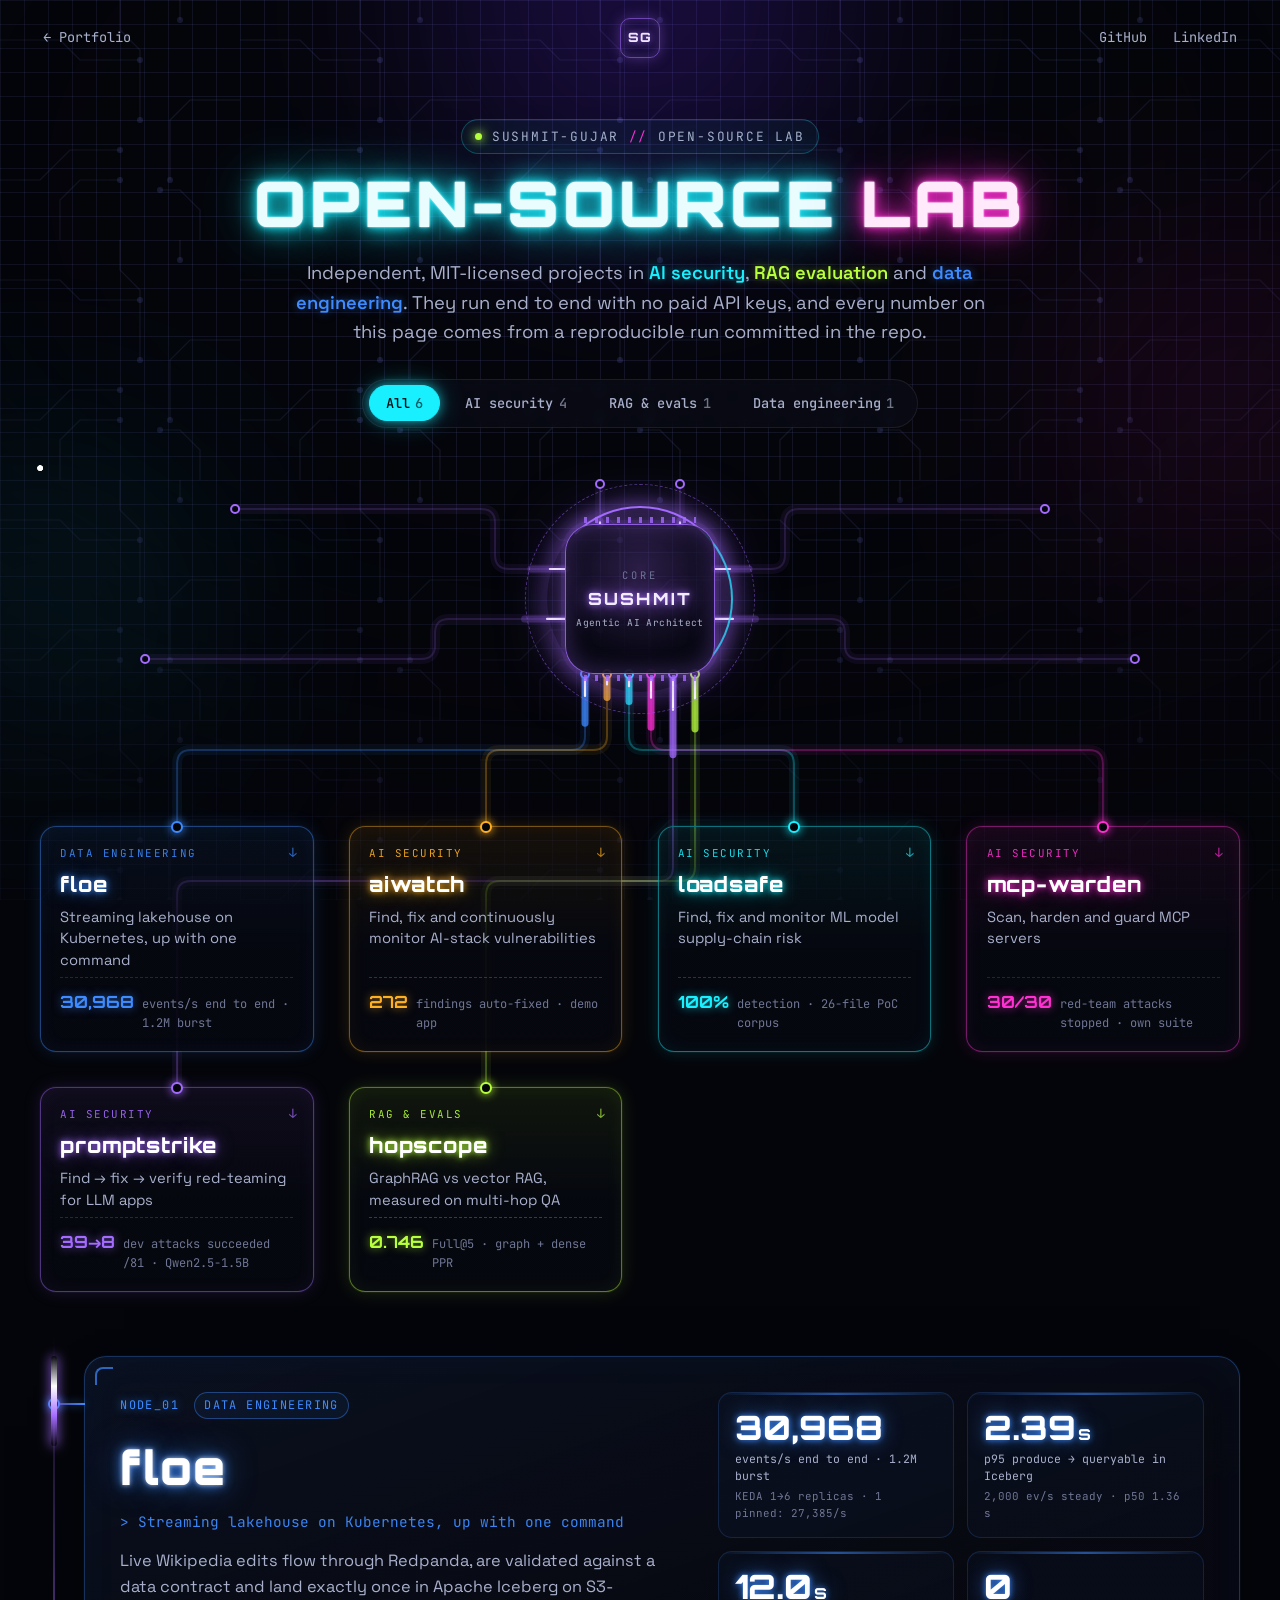
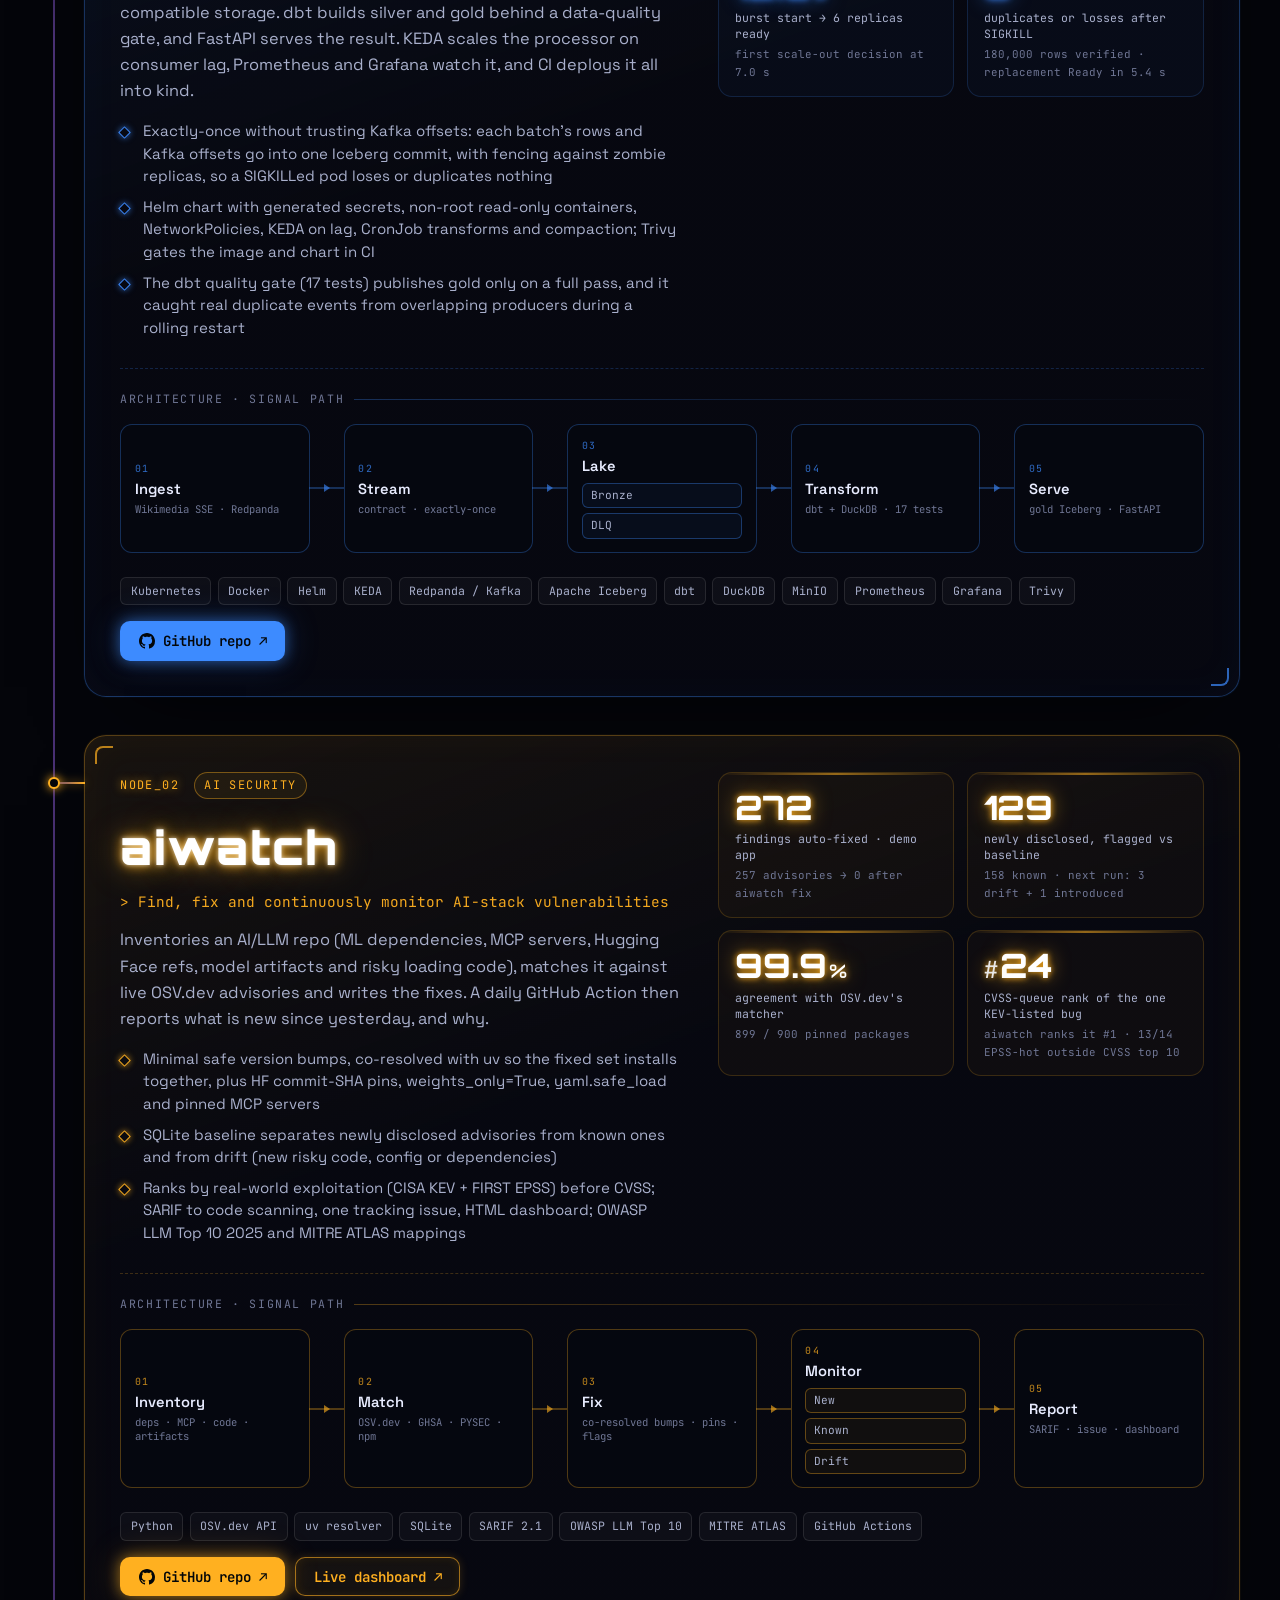
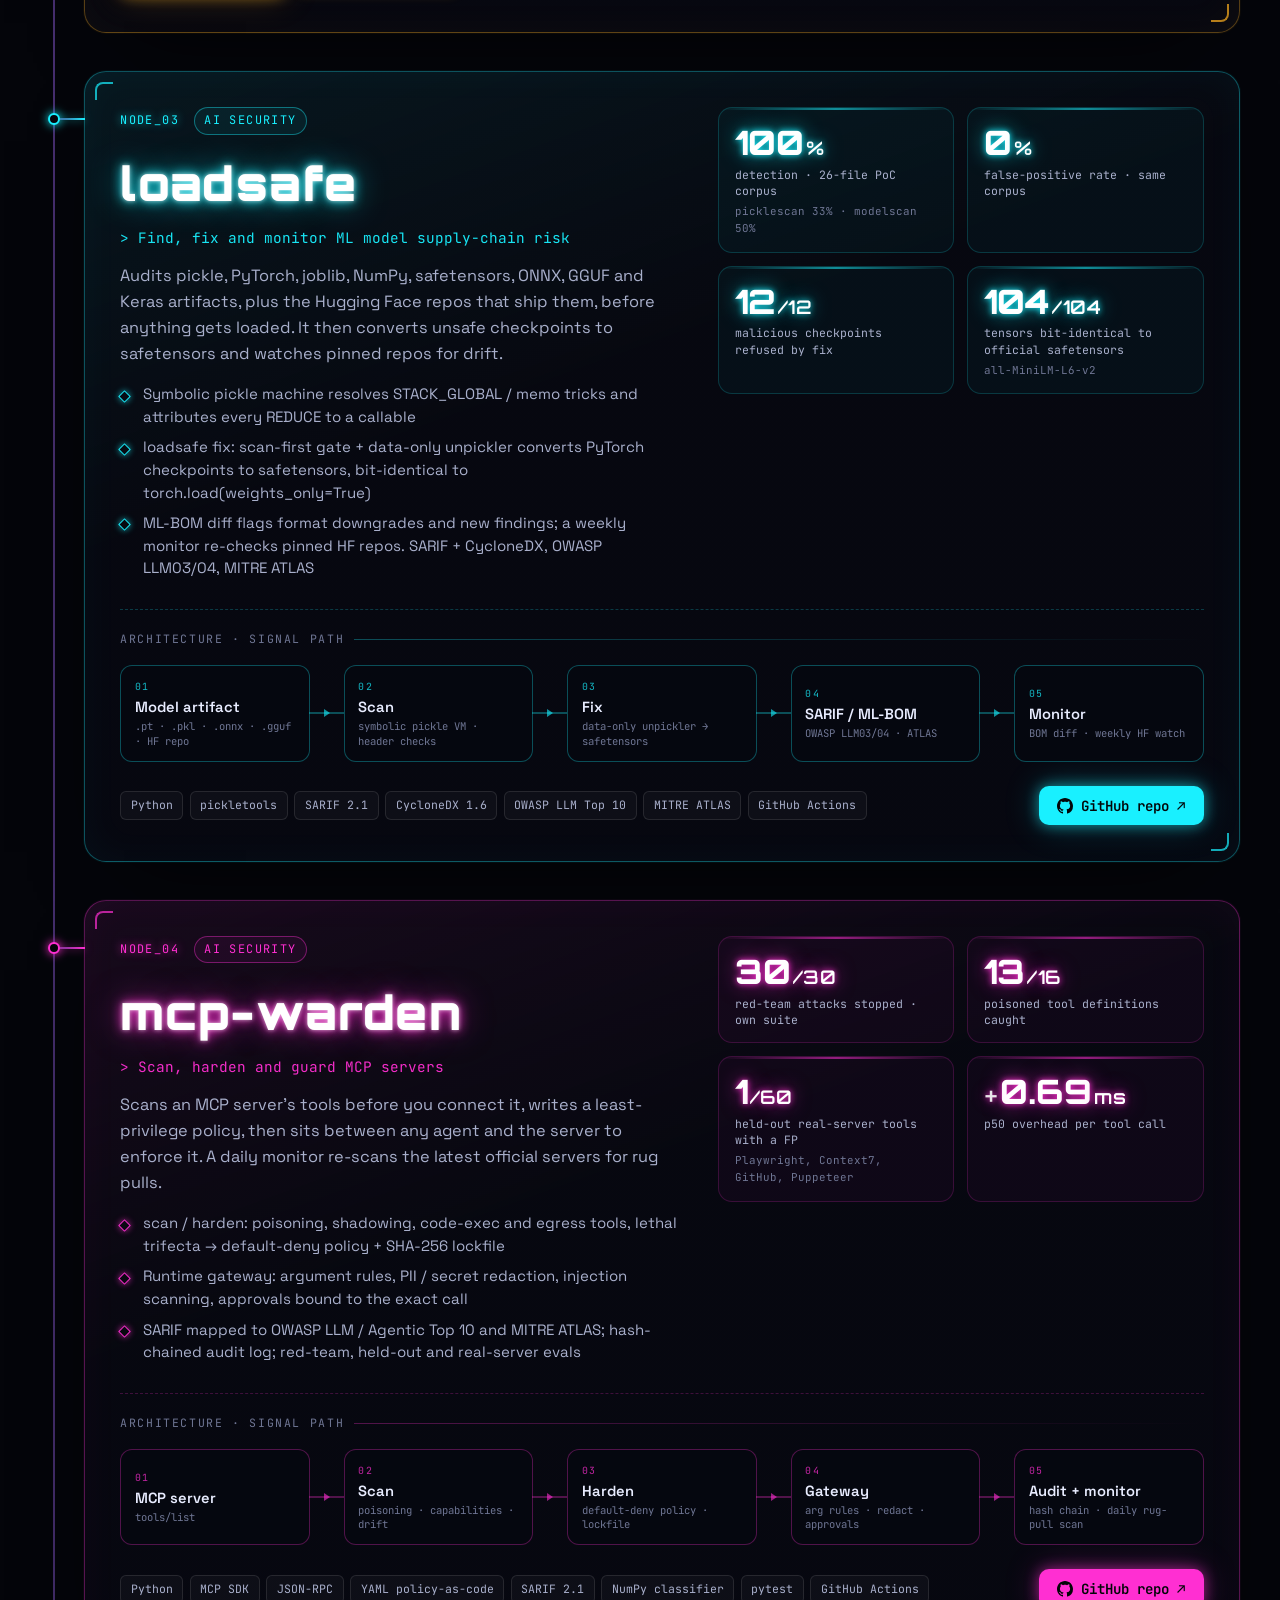
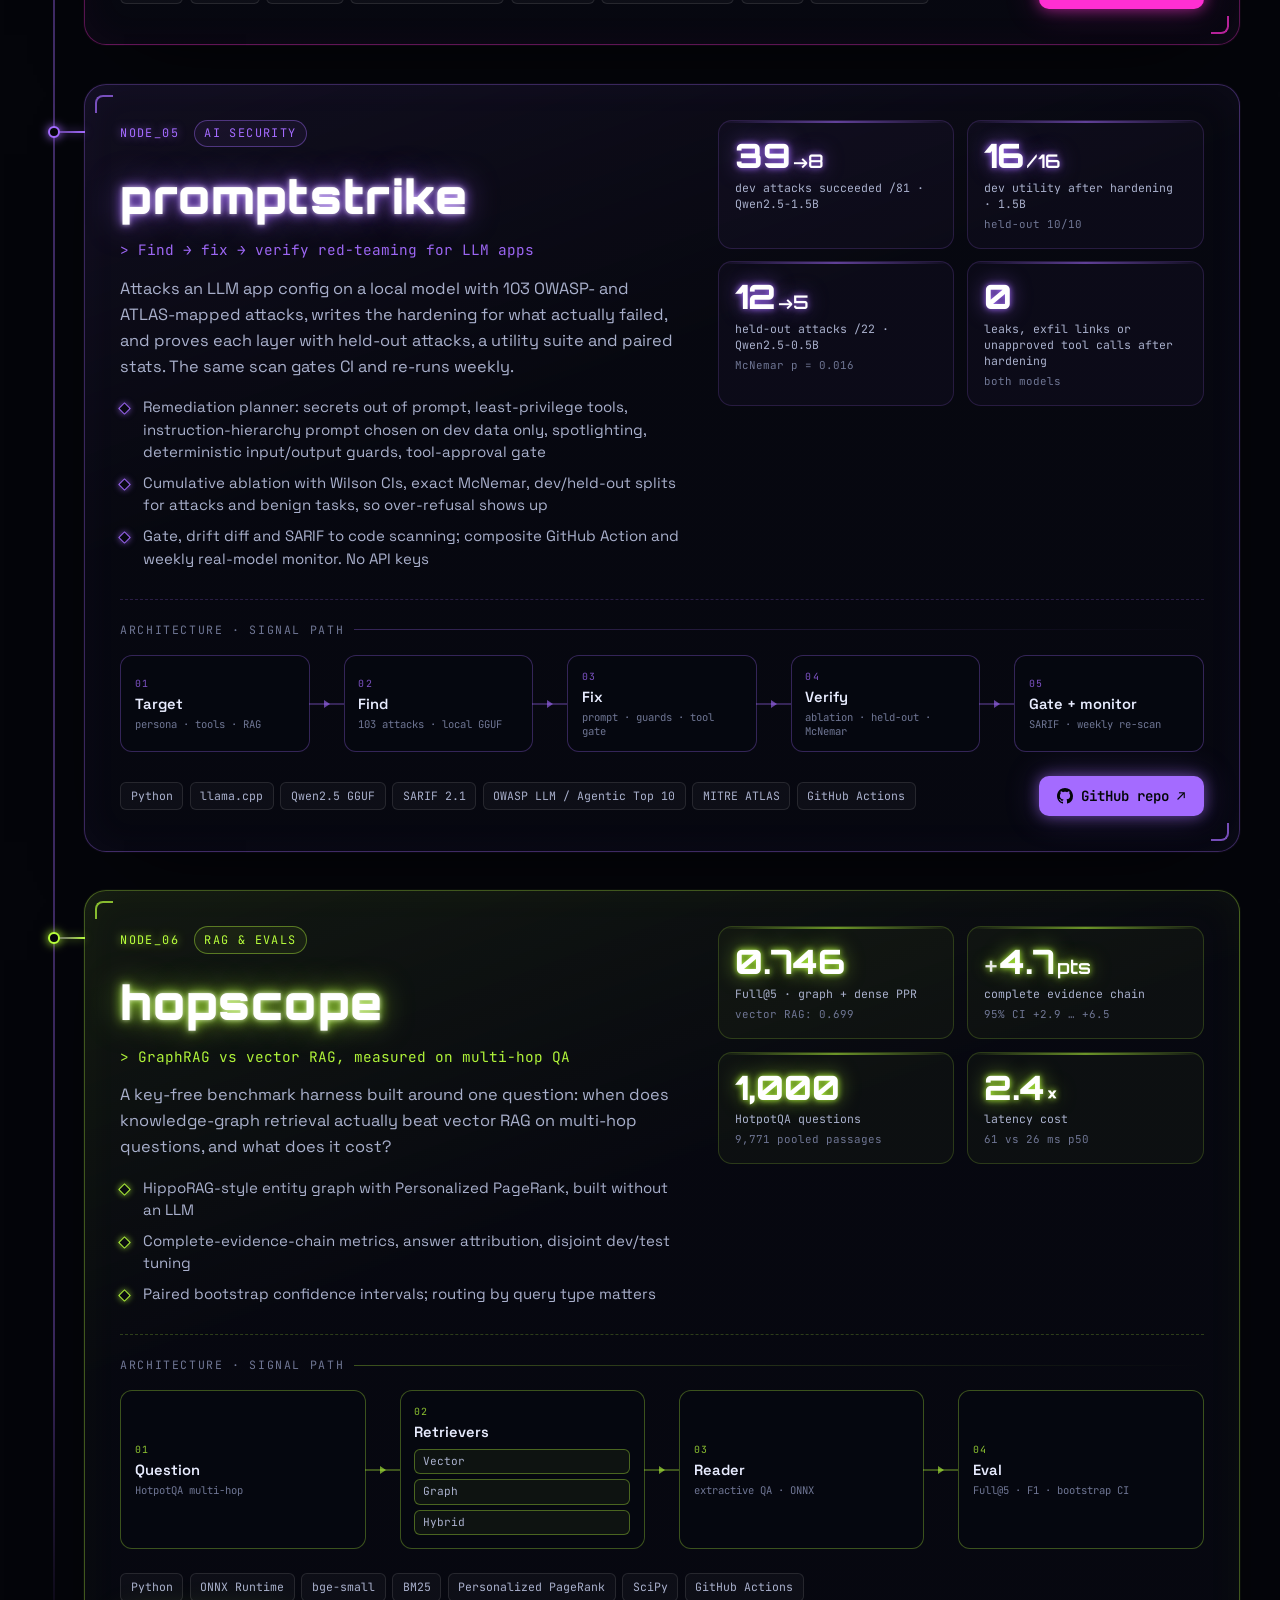
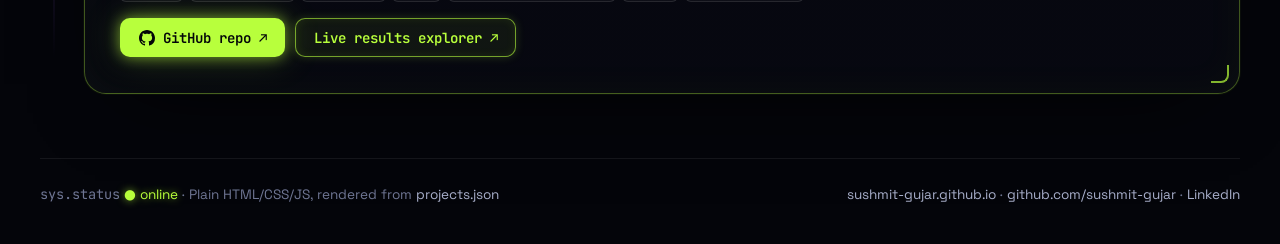
<file: projects/index.html>
<!doctype html>
<html lang="en">
<head>
  <meta charset="utf-8">
  <meta name="viewport" content="width=device-width, initial-scale=1">
  <title>Open-source lab — Sushmit Gujar · AI security, RAG evaluation &amp; data engineering projects</title>
  <meta name="description" content="Open-source projects by Sushmit Gujar: floe (streaming lakehouse on Kubernetes), aiwatch (AI-stack vulnerability monitoring), loadsafe (ML model supply-chain scanner), mcp-warden (MCP security gateway) and hopscope (GraphRAG vs vector RAG benchmark).">
  <meta name="author" content="Sushmit Prashant Gujar">
  <meta name="theme-color" content="#05060b">
  <meta name="color-scheme" content="dark">
  <link rel="canonical" href="https://sushmit-gujar.github.io/projects/">
  <meta property="og:type" content="website">
  <meta property="og:url" content="https://sushmit-gujar.github.io/projects/">
  <meta property="og:title" content="Open-source lab — Sushmit Gujar">
  <meta property="og:description" content="AI security, RAG-evaluation and data engineering projects with reproducible, committed results.">
  <meta property="og:image" content="https://sushmit-gujar.github.io/assets/og.png">
  <meta name="twitter:card" content="summary_large_image">
  <link rel="icon" href="../assets/favicon.svg" type="image/svg+xml">
  <link rel="icon" href="../favicon.ico" sizes="32x32">
  <link rel="preconnect" href="https://fonts.googleapis.com">
  <link rel="preconnect" href="https://fonts.gstatic.com" crossorigin>
  <link href="https://fonts.googleapis.com/css2?family=Orbitron:wght@600;800;900&family=Space+Grotesk:wght@400;500;600&family=JetBrains+Mono:wght@400;500&display=swap" rel="stylesheet">
  <link rel="preload" href="projects.json" as="fetch" crossorigin>
  <link rel="stylesheet" href="lab.css">
</head>
<body>
  <a class="skip" href="#lab">Skip to projects</a>
  <div class="backdrop" aria-hidden="true"><span class="aura a1"></span><span class="aura a2"></span><span class="aura a3"></span></div>

  <header class="topbar">
    <a class="back" href="../#projects"><span aria-hidden="true">←</span> Portfolio</a>
    <a class="mark" href="../" aria-label="Sushmit Gujar, portfolio home"><span>SG</span></a>
    <nav class="toplinks" aria-label="Profiles">
      <a href="https://github.com/sushmit-gujar" target="_blank" rel="noopener">GitHub</a>
      <a href="https://www.linkedin.com/in/sushmitt/" target="_blank" rel="noopener">LinkedIn</a>
    </nav>
  </header>

  <main id="lab">
    <section class="hero" aria-labelledby="title">
      <p class="eyebrow"><span class="blip" aria-hidden="true"></span>sushmit-gujar <span class="sep">//</span> open-source lab</p>
      <h1 id="title" class="neon-title"><span class="t1">Open-source</span> <span class="t2">lab</span></h1>
      <p class="lede">Independent, MIT-licensed projects in <b class="hl-c">AI security</b>, <b class="hl-l">RAG evaluation</b> and <b class="hl-b">data engineering</b>. They run end to end with no paid API keys, and every number on this page comes from a reproducible run committed in the repo.</p>
      <div class="filters" role="group" aria-label="Filter projects by category" id="filters">
        <button type="button" class="chip-btn" data-filter="all" aria-pressed="true">All</button>
      </div>
      <p class="sr-only" id="live" aria-live="polite"></p>
    </section>

    <section class="hub" id="hub" aria-label="Project network">
      <svg class="wires" id="wires" aria-hidden="true"></svg>
      <div class="core" id="core">
        <div class="core-ring r1" aria-hidden="true"></div>
        <div class="core-ring r2" aria-hidden="true"></div>
        <div class="core-chip">
          <span class="core-k">core</span>
          <span class="core-name">SUSHMIT</span>
          <span class="core-sub">Agentic AI Architect</span>
        </div>
      </div>
      <ul class="nodes" id="nodes"></ul>
    </section>

    <section class="panels" id="panels" aria-label="Project details"></section>

    <noscript>
      <div class="nojs">
        <p>Project details load from <a href="projects.json">projects.json</a>. Repos:
        <a href="https://github.com/sushmit-gujar/loadsafe">loadsafe</a> ·
        <a href="https://github.com/sushmit-gujar/mcp-warden">mcp-warden</a> ·
        <a href="https://github.com/sushmit-gujar/hopscope">hopscope</a>
        (<a href="https://sushmit-gujar.github.io/hopscope/">demo</a>)</p>
      </div>
    </noscript>
  </main>

  <footer class="foot">
    <p><span class="mono">sys.status</span> <span class="ok">● online</span> · Plain HTML/CSS/JS, rendered from <a href="projects.json">projects.json</a></p>
    <p><a href="../">sushmit-gujar.github.io</a> · <a href="https://github.com/sushmit-gujar" target="_blank" rel="noopener">github.com/sushmit-gujar</a> · <a href="https://www.linkedin.com/in/sushmitt/" target="_blank" rel="noopener">LinkedIn</a></p>
  </footer>

  <script src="lab.js" defer></script>
</body>
</html>
</file>
<file: styles.css>
/* ===== Tokens ===== */
:root {
  --font-sans: "Inter", system-ui, -apple-system, "Segoe UI", Roboto, sans-serif;
  --font-display: "Inter Tight", "Inter", system-ui, sans-serif;
  --font-mono: "JetBrains Mono", ui-monospace, SFMono-Regular, Menlo, monospace;
  --r-sm: 10px; --r-md: 16px; --r-lg: 24px;
  --maxw: 1160px;
  --ease: cubic-bezier(.2,.7,.2,1);
  --g1: #8b5cf6; --g2: #3b82f6; --g3: #22d3ee; --g4: #34d399;
  --grad: linear-gradient(120deg, var(--g1), var(--g2) 50%, var(--g3));
}
[data-theme="dark"] {
  --bg: #0a0b11; --bg-2: #0f111a;
  --surface: rgba(255,255,255,.035); --surface-2: rgba(255,255,255,.06);
  --border: rgba(255,255,255,.09); --border-2: rgba(255,255,255,.16);
  --text: #eceef5; --text-2: #b4b9c9; --muted: #8a90a3;
  --accent: #a78bfa; --accent-2: #67e8f9;
  --shadow: 0 20px 60px -20px rgba(0,0,0,.6);
  --blob-op: .55; --nav-bg: rgba(10,11,17,.65);
}
[data-theme="light"] {
  --bg: #f7f7fb; --bg-2: #ffffff;
  --surface: rgba(255,255,255,.75); --surface-2: rgba(255,255,255,.95);
  --border: rgba(15,18,40,.09); --border-2: rgba(15,18,40,.16);
  --text: #0e1120; --text-2: #3b4157; --muted: #5d6479;
  --accent: #6d28d9; --accent-2: #0e7490;
  --shadow: 0 20px 50px -24px rgba(30,30,80,.25);
  --blob-op: .28; --nav-bg: rgba(247,247,251,.72);
}

/* ===== Base ===== */
*, *::before, *::after { box-sizing: border-box; }
html { scroll-behavior: smooth; scroll-padding-top: 84px; -webkit-text-size-adjust: 100%; }
body {
  margin: 0; font-family: var(--font-sans); font-size: 16.5px; line-height: 1.65;
  color: var(--text); background: var(--bg); -webkit-font-smoothing: antialiased;
  transition: background-color .35s var(--ease), color .35s var(--ease);
  overflow-x: hidden;
}
img { max-width: 100%; display: block; }
a { color: inherit; }
h1, h2, h3 { font-family: var(--font-display); line-height: 1.12; letter-spacing: -0.02em; margin: 0; }
p { margin: 0; }
ul, ol { margin: 0; padding: 0; list-style: none; }
.container { width: min(var(--maxw), 100% - 2.5rem); margin-inline: auto; }
.mono, .label { font-family: var(--font-mono); }
.label { font-size: .78rem; letter-spacing: .04em; color: var(--muted); text-transform: uppercase; }
.muted { color: var(--muted); }
.small { font-size: .9rem; }
.grad-text { background: var(--grad); -webkit-background-clip: text; background-clip: text; color: transparent; }
:focus-visible { outline: 2px solid var(--accent-2); outline-offset: 3px; border-radius: 6px; }
.skip-link { position: absolute; left: 1rem; top: -100px; z-index: 100; background: var(--text); color: var(--bg); padding: .6rem 1rem; border-radius: 8px; font-weight: 600; }
.skip-link:focus { top: 1rem; }
svg { width: 18px; height: 18px; fill: none; stroke: currentColor; stroke-width: 1.8; stroke-linecap: round; stroke-linejoin: round; flex-shrink: 0; }
svg.fill { fill: currentColor; stroke: none; }

/* ===== Background mesh ===== */
.bg-mesh { position: fixed; inset: 0; z-index: -1; pointer-events: none; }
.blob { position: absolute; border-radius: 50%; filter: blur(90px); opacity: var(--blob-op); will-change: transform; }
.b1 { width: 620px; height: 620px; background: radial-gradient(circle, #7c3aed 0%, transparent 65%); top: -220px; left: -160px; animation: drift1 26s ease-in-out infinite alternate; }
.b2 { width: 560px; height: 560px; background: radial-gradient(circle, #2563eb 0%, transparent 65%); top: 10%; right: -200px; animation: drift2 30s ease-in-out infinite alternate; }
.b3 { width: 520px; height: 520px; background: radial-gradient(circle, #06b6d4 0%, transparent 65%); bottom: -260px; left: 30%; opacity: calc(var(--blob-op) * .7); animation: drift1 34s ease-in-out infinite alternate-reverse; }
.grid-overlay { position: absolute; inset: 0; background-image: linear-gradient(var(--border) 1px, transparent 1px), linear-gradient(90deg, var(--border) 1px, transparent 1px); background-size: 56px 56px; mask-image: radial-gradient(ellipse 70% 50% at 50% 0%, #000 30%, transparent 75%); -webkit-mask-image: radial-gradient(ellipse 70% 50% at 50% 0%, #000 30%, transparent 75%); opacity: .5; }
@keyframes drift1 { to { transform: translate(120px, 80px) scale(1.1); } }
@keyframes drift2 { to { transform: translate(-100px, 120px) scale(.92); } }

/* ===== Nav ===== */
.nav { position: sticky; top: 0; z-index: 50; backdrop-filter: saturate(160%) blur(14px); -webkit-backdrop-filter: saturate(160%) blur(14px); background: var(--nav-bg); border-bottom: 1px solid transparent; transition: border-color .3s, background-color .35s; }
.nav.scrolled { border-bottom-color: var(--border); }
.nav-inner { display: flex; align-items: center; gap: 1.5rem; height: 68px; }
.brand { display: flex; align-items: center; gap: .65rem; text-decoration: none; font-weight: 700; font-family: var(--font-display); letter-spacing: -.01em; }
.brand-mark { display: grid; place-items: center; width: 34px; height: 34px; border-radius: 10px; font-size: .82rem; font-weight: 800; color: #fff; background: var(--grad); box-shadow: 0 6px 20px -6px rgba(124,58,237,.6); }
nav { margin-left: auto; }
.nav-links { display: flex; gap: .25rem; }
.nav-links a { display: block; padding: .45rem .8rem; border-radius: 999px; text-decoration: none; font-size: .93rem; color: var(--text-2); transition: color .2s, background-color .2s; }
.nav-links a:hover, .nav-links a.active { color: var(--text); background: var(--surface-2); }
.nav-actions { display: flex; align-items: center; gap: .5rem; }
.icon-btn { display: grid; place-items: center; width: 40px; height: 40px; border-radius: 12px; border: 1px solid var(--border); background: var(--surface); color: var(--text); cursor: pointer; transition: border-color .2s, transform .2s; }
.icon-btn:hover { border-color: var(--border-2); }
.icon-btn:active { transform: scale(.95); }
[data-theme="dark"] .i-moon, [data-theme="light"] .i-sun { display: none; }
.menu-toggle { display: none; }

/* ===== Buttons ===== */
.btn { display: inline-flex; align-items: center; gap: .55rem; padding: .78rem 1.25rem; border-radius: 999px; font-weight: 600; font-size: .96rem; text-decoration: none; border: 1px solid var(--border-2); transition: transform .25s var(--ease), box-shadow .25s, background-color .25s, border-color .25s; white-space: nowrap; }
.btn:hover { transform: translateY(-2px); }
.btn-primary { background: var(--grad); color: #fff; border-color: transparent; box-shadow: 0 10px 30px -10px rgba(99,102,241,.7); }
.btn-primary:hover { box-shadow: 0 14px 38px -10px rgba(99,102,241,.85); }
.btn-ghost { background: var(--surface); color: var(--text); backdrop-filter: blur(8px); }
.btn-ghost:hover { border-color: var(--accent); }
.btn-sm { padding: .5rem .95rem; font-size: .88rem; }

/* ===== Hero ===== */
.hero { display: grid; grid-template-columns: 1.35fr 1fr; gap: 3.5rem; align-items: center; padding-block: clamp(3.5rem, 9vw, 7.5rem) 3rem; }
.eyebrow { display: inline-flex; align-items: center; gap: .6rem; font-family: var(--font-mono); font-size: .8rem; color: var(--text-2); padding: .4rem .85rem; border: 1px solid var(--border); border-radius: 999px; background: var(--surface); margin-bottom: 1.5rem; }
.pulse { width: 8px; height: 8px; border-radius: 50%; background: var(--g4); box-shadow: 0 0 0 0 rgba(52,211,153,.6); animation: pulse 2.2s infinite; }
@keyframes pulse { 70% { box-shadow: 0 0 0 9px rgba(52,211,153,0); } 100% { box-shadow: 0 0 0 0 rgba(52,211,153,0); } }
.hero h1 { font-size: clamp(2.4rem, 5.4vw, 4.3rem); font-weight: 800; letter-spacing: -0.035em; }
.lede { font-size: clamp(1.05rem, 1.5vw, 1.2rem); color: var(--text-2); margin-top: 1.4rem; max-width: 38em; }
.hero-ctas { display: flex; flex-wrap: wrap; gap: .75rem; margin-top: 2rem; }
.hero-ctas.center { justify-content: center; }
.hero-meta { display: flex; flex-wrap: wrap; gap: .5rem 1.5rem; margin-top: 1.75rem; color: var(--muted); font-size: .93rem; }
.hero-meta li { display: inline-flex; align-items: center; gap: .45rem; }
.hero-meta a { text-decoration: none; }
.hero-meta a:hover { color: var(--text); text-decoration: underline; }

.hero-visual { display: flex; flex-direction: column; align-items: center; gap: 1.6rem; }
.portrait { position: relative; width: 220px; height: 220px; border-radius: 50%; padding: 4px; background: conic-gradient(from 210deg, var(--g1), var(--g2), var(--g3), var(--g4), var(--g1)); box-shadow: 0 30px 80px -25px rgba(99,102,241,.65); }
.portrait::after { content: ""; position: absolute; inset: -18px; border-radius: 50%; background: conic-gradient(from 210deg, var(--g1), var(--g2), var(--g3), var(--g1)); filter: blur(30px); opacity: .35; z-index: -1; }
.portrait img { width: 100%; height: 100%; border-radius: 50%; object-fit: cover; border: 4px solid var(--bg); image-rendering: auto; }
.stack-card { width: min(360px, 100%); padding: 1.1rem 1.2rem; border-radius: var(--r-md); background: var(--surface); border: 1px solid var(--border); backdrop-filter: blur(10px); box-shadow: var(--shadow); }
.stack-card .label { margin-bottom: .7rem; text-transform: none; }

.chips { display: flex; flex-wrap: wrap; gap: .45rem; }
.chips li { font-size: .82rem; padding: .32rem .7rem; border-radius: 999px; background: var(--surface-2); border: 1px solid var(--border); color: var(--text-2); transition: border-color .2s, color .2s; }
.chips li:hover { border-color: var(--accent); color: var(--text); }

/* ===== Domains ===== */
.domains { padding-block: 1.5rem 1rem; text-align: center; }
.logo-row { display: grid; grid-template-columns: repeat(4, 1fr); gap: 1rem; margin-top: 1rem; }
.logo-row li { padding: 1rem; border-radius: var(--r-md); border: 1px solid var(--border); background: var(--surface); display: flex; flex-direction: column; gap: .15rem; }
.logo-row strong { font-family: var(--font-display); font-size: 1.08rem; letter-spacing: -.01em; }
.logo-row span { font-size: .82rem; color: var(--muted); }

/* ===== Sections ===== */
section { position: relative; }
.impact, .work, .projects, .principles, .experience, .skills, .education, .contact { padding-block: clamp(4rem, 8vw, 6.5rem) 0; }
.section-head { margin-bottom: 2.5rem; max-width: 46rem; }
.kicker { font-family: var(--font-mono); font-size: .8rem; letter-spacing: .12em; text-transform: uppercase; color: var(--accent); margin-bottom: .7rem; }
.section-head h2 { font-size: clamp(1.9rem, 3.8vw, 2.9rem); font-weight: 800; }
.section-sub { color: var(--text-2); margin-top: .9rem; font-size: 1.05rem; }

/* ===== Metrics ===== */
.metrics { display: grid; grid-template-columns: repeat(5, 1fr); gap: 1rem; }
.metric { position: relative; padding: 1.35rem 1.2rem 1.2rem; border-radius: var(--r-md); background: var(--surface); border: 1px solid var(--border); display: flex; flex-direction: column; gap: .45rem; overflow: hidden; transition: transform .3s var(--ease), border-color .3s; }
.metric::before { content: ""; position: absolute; inset: 0 0 auto 0; height: 2px; background: var(--grad); opacity: .8; }
.metric:hover { transform: translateY(-3px); border-color: var(--border-2); }
.metric .num { font-family: var(--font-display); font-weight: 800; font-size: clamp(1.7rem, 2.6vw, 2.2rem); letter-spacing: -.03em; background: var(--grad); -webkit-background-clip: text; background-clip: text; color: transparent; line-height: 1.1; font-variant-numeric: tabular-nums; }
.metric .desc { font-size: .88rem; color: var(--text-2); line-height: 1.45; }
.metric .org { margin-top: auto; font-family: var(--font-mono); font-size: .72rem; color: var(--muted); text-transform: uppercase; letter-spacing: .06em; }

/* ===== Case studies ===== */
.cases { display: grid; grid-template-columns: repeat(2, 1fr); gap: 1.25rem; }
.case { position: relative; padding: 1.8rem; border-radius: var(--r-lg); background: var(--surface); border: 1px solid var(--border); display: flex; flex-direction: column; gap: 1.2rem; transition: transform .35s var(--ease), border-color .35s, box-shadow .35s; overflow: hidden; }
.case::after { content: ""; position: absolute; inset: 0; border-radius: inherit; padding: 1px; background: var(--grad); -webkit-mask: linear-gradient(#000 0 0) content-box, linear-gradient(#000 0 0); -webkit-mask-composite: xor; mask-composite: exclude; opacity: 0; transition: opacity .35s; pointer-events: none; }
.case:hover { transform: translateY(-4px); box-shadow: var(--shadow); }
.case:hover::after { opacity: 1; }
.case.featured { grid-column: 1 / -1; }
.case.featured dl { grid-template-columns: repeat(3, 1fr); gap: 1.5rem; }
.case-tag { display: flex; align-items: center; gap: .5rem; font-family: var(--font-mono); font-size: .76rem; color: var(--muted); letter-spacing: .02em; margin-bottom: .7rem; }
.dot { width: 8px; height: 8px; border-radius: 50%; }
.d1 { background: var(--g1); } .d2 { background: var(--g2); } .d3 { background: var(--g3); }
.case h3 { font-size: clamp(1.25rem, 2vw, 1.5rem); font-weight: 700; }
.case dl { display: grid; gap: 1rem; margin: 0; }
.case dt { font-family: var(--font-mono); font-size: .74rem; text-transform: uppercase; letter-spacing: .1em; color: var(--accent); margin-bottom: .3rem; }
.case dd { margin: 0; color: var(--text-2); font-size: .95rem; line-height: 1.6; }
.case dd strong { color: var(--text); font-weight: 700; }
.proj h3 { font-family: var(--font-mono); font-size: clamp(1.35rem, 2.2vw, 1.6rem); letter-spacing: -.01em; }
.proj-pitch { margin-top: .55rem; color: var(--text-2); font-size: 1rem; line-height: 1.55; }
.proj .stack { margin-top: 0; }
.proj-links { display: flex; flex-wrap: wrap; gap: .6rem; margin-top: auto; }
.stack { display: flex; flex-wrap: wrap; gap: .4rem; margin-top: auto; padding-top: 1rem; border-top: 1px dashed var(--border); }
.stack li { font-family: var(--font-mono); font-size: .74rem; padding: .25rem .6rem; border-radius: 6px; background: var(--surface-2); color: var(--text-2); border: 1px solid var(--border); }

/* ===== Principles ===== */
.pgrid { display: grid; grid-template-columns: repeat(3, 1fr); gap: 1rem; }
.pcard { padding: 1.5rem; border-radius: var(--r-md); border: 1px solid var(--border); background: var(--surface); }
.picon { display: grid; place-items: center; width: 38px; height: 38px; border-radius: 10px; background: var(--grad); color: #fff; font-size: 1rem; margin-bottom: 1rem; }
.pcard h3 { font-size: 1.08rem; margin-bottom: .5rem; }
.pcard p { color: var(--text-2); font-size: .92rem; line-height: 1.55; }

/* ===== Timeline ===== */
.timeline { position: relative; display: grid; gap: 1.25rem; }
.timeline::before { content: ""; position: absolute; left: 190px; top: 8px; bottom: 8px; width: 2px; background: linear-gradient(var(--g1), var(--g2), var(--g3), transparent); opacity: .5; }
.tl-item { display: grid; grid-template-columns: 190px 1fr; gap: 2.25rem; position: relative; }
.tl-item::before { content: ""; position: absolute; left: 184px; top: 1.75rem; width: 14px; height: 14px; border-radius: 50%; background: var(--bg); border: 3px solid var(--accent); }
.tl-when { font-family: var(--font-mono); font-size: .82rem; color: var(--muted); padding-top: 1.55rem; text-align: right; padding-right: 1.6rem; }
.tl-body { padding: 1.4rem 1.6rem; border-radius: var(--r-md); background: var(--surface); border: 1px solid var(--border); }
.tl-body h3 { font-size: 1.2rem; font-weight: 700; }
.at { color: var(--accent); font-weight: 600; }
.tl-loc { color: var(--muted); font-size: .88rem; margin-top: .2rem; }
.tl-body ul { margin-top: .85rem; display: grid; gap: .45rem; }
.tl-body li { position: relative; padding-left: 1.2rem; color: var(--text-2); font-size: .94rem; line-height: 1.55; }
.tl-body li::before { content: ""; position: absolute; left: 0; top: .62em; width: 6px; height: 6px; border-radius: 2px; background: var(--grad); }

/* ===== Skills ===== */
.sgrid { display: grid; grid-template-columns: repeat(3, 1fr); gap: 1rem; }
.sgroup { padding: 1.5rem; border-radius: var(--r-md); background: var(--surface); border: 1px solid var(--border); }
.sgroup h3 { font-size: 1.05rem; margin-bottom: 1rem; display: flex; align-items: center; gap: .55rem; }
.sgroup h3::before { content: ""; width: 10px; height: 10px; border-radius: 3px; background: var(--grad); }

/* ===== Education ===== */
.egrid { display: grid; grid-template-columns: repeat(2, 1fr); gap: 1rem; }
.ecard { padding: 1.5rem; border-radius: var(--r-md); background: var(--surface); border: 1px solid var(--border); }
.ecard h3 { font-size: 1.25rem; margin-top: .5rem; }
.school { color: var(--accent); font-weight: 600; margin: .2rem 0 .6rem; }
.ecard .muted { font-size: .92rem; }
.plain { display: grid; gap: .45rem; margin-top: .75rem; }
.plain li { color: var(--text-2); font-size: .94rem; padding-left: 1.1rem; position: relative; }
.plain li::before { content: "›"; position: absolute; left: 0; color: var(--accent); font-weight: 700; }

/* ===== Contact ===== */
.contact { padding-bottom: 4rem; }
.contact-card { text-align: center; padding: clamp(2.5rem, 6vw, 4.5rem) 1.5rem; border-radius: 28px; border: 1px solid var(--border); background: radial-gradient(120% 140% at 50% 0%, rgba(124,58,237,.22), transparent 60%), var(--surface); position: relative; overflow: hidden; }
.contact-card h2 { font-size: clamp(1.9rem, 4vw, 3rem); font-weight: 800; max-width: 22ch; margin: 0 auto; }
.contact-card .lede { margin: 1rem auto 0; }
.contact-card .small { margin-top: 1.5rem; }

.footer { display: flex; justify-content: space-between; align-items: center; padding-block: 2rem 2.5rem; border-top: 1px solid var(--border); color: var(--muted); font-size: .9rem; }
.footer a { text-decoration: none; }
.footer a:hover { color: var(--text); }

/* ===== Reveal ===== */
.js .reveal { opacity: 0; transform: translateY(22px); transition: opacity .8s var(--ease), transform .8s var(--ease); transition-delay: var(--d, 0ms); }
.js .reveal.in { opacity: 1; transform: none; }

/* ===== Responsive ===== */
@media (max-width: 1080px) {
  .metrics { grid-template-columns: repeat(3, 1fr); }
  .pgrid { grid-template-columns: repeat(2, 1fr); }
  .sgrid { grid-template-columns: repeat(2, 1fr); }
}
@media (max-width: 900px) {
  .hero { grid-template-columns: 1fr; gap: 2.5rem; padding-top: 2.5rem; }
  .hero-visual { order: -1; flex-direction: row; justify-content: flex-start; align-items: center; gap: 1.5rem; }
  .portrait { width: 168px; height: 168px; flex-shrink: 0; }
  .cases { grid-template-columns: 1fr; }
  .case.featured dl { grid-template-columns: 1fr; gap: 1rem; }
  .logo-row { grid-template-columns: repeat(2, 1fr); }
  .timeline::before { left: 7px; }
  .tl-item { grid-template-columns: 1fr; gap: .4rem; padding-left: 2rem; }
  .tl-item::before { left: 1px; top: .35rem; }
  .tl-when { text-align: left; padding: 0; }
}
@media (max-width: 1100px) {
  .menu-toggle { display: grid; }
  .nav-cta { display: none; }
  nav { margin-left: auto; }
  .nav-links { position: absolute; top: 68px; left: 0; right: 0; flex-direction: column; padding: .75rem 1.25rem 1.25rem; background: var(--bg-2); border-bottom: 1px solid var(--border); box-shadow: var(--shadow); transform: translateY(-8px); opacity: 0; visibility: hidden; transition: opacity .25s, transform .25s, visibility .25s; }
  .nav-links.open { opacity: 1; transform: none; visibility: visible; }
  .nav-links a { padding: .8rem 1rem; font-size: 1rem; }
}
@media (max-width: 640px) {
  body { font-size: 16px; }
  .hero { padding-top: 2rem; gap: 1.75rem; }
  .hero-visual { flex-direction: column; align-items: flex-start; }
  .portrait { width: 152px; height: 152px; }
  .stack-card { display: none; }
  .eyebrow { font-size: .72rem; }
  .metrics { grid-template-columns: repeat(2, 1fr); gap: .75rem; }
  .metric { padding: 1.1rem 1rem 1rem; }
  .pgrid, .sgrid, .egrid { grid-template-columns: 1fr; }
  .case { padding: 1.4rem; }
  .hero-ctas .btn { flex: 1 1 auto; justify-content: center; }
  .footer { flex-direction: column; gap: .5rem; }
}
@media (prefers-reduced-motion: reduce) {
  html { scroll-behavior: auto; }
  *, *::before, *::after { animation: none !important; transition-duration: .01ms !important; }
  .js .reveal { opacity: 1; transform: none; }
}
@media print {
  .bg-mesh, .nav, .hero-ctas, .footer { display: none; }
}

/* ===== Neon open-source projects (matches /projects/ lab) ===== */
.nav-lab { display: inline-flex; align-items: center; gap: .45rem; color: #19f0ff !important; text-shadow: 0 0 10px rgba(25,240,255,.45); }
[data-theme="light"] .nav-lab { color: #0e7490 !important; text-shadow: none; }
.lab-dot { width: 7px; height: 7px; border-radius: 50%; background: #b8ff3c; box-shadow: 0 0 6px #b8ff3c, 0 0 12px #b8ff3c; animation: labBlip 2.2s ease-in-out infinite; }
@keyframes labBlip { 50% { opacity: .35; } }

.lab-cta { position: relative; display: flex; align-items: center; gap: 1.1rem; margin-bottom: 1.6rem; padding: 1.1rem 1.4rem; border-radius: 18px; text-decoration: none; color: #e8ecff; overflow: hidden;
  background: linear-gradient(rgba(140,150,255,.07) 1px, transparent 1px) 0 0 / 22px 22px, linear-gradient(90deg, rgba(140,150,255,.07) 1px, transparent 1px) 0 0 / 22px 22px, #06070e;
  border: 1px solid rgba(164,107,255,.55); box-shadow: 0 0 22px rgba(164,107,255,.22), inset 0 0 30px rgba(164,107,255,.08); transition: transform .3s var(--ease), box-shadow .3s, border-color .3s; }
.lab-cta:hover, .lab-cta:focus-visible { transform: translateY(-3px); border-color: #19f0ff; box-shadow: 0 0 30px rgba(25,240,255,.3), 0 0 70px rgba(164,107,255,.2), inset 0 0 30px rgba(25,240,255,.08); }
.lab-cta-core { flex: none; width: 52px; height: 52px; display: grid; place-items: center; border-radius: 14px; font: 800 .85rem "Orbitron", var(--font-display); letter-spacing: .06em; color: #f1e9ff; text-shadow: 0 0 8px #a46bff; border: 1.5px solid #a46bff; box-shadow: 0 0 16px rgba(164,107,255,.55), inset 0 0 14px rgba(164,107,255,.3); background: #0b0a1a; }
.lab-cta-wire { position: relative; flex: 0 0 70px; height: 2px; background: rgba(25,240,255,.35); }
.lab-cta-wire::after { content: ""; position: absolute; right: -5px; top: -4px; width: 10px; height: 10px; border-radius: 50%; border: 2px solid #19f0ff; background: #06070e; box-shadow: 0 0 8px #19f0ff; }
.lab-cta-wire i { position: absolute; top: -1px; left: 0; width: 22px; height: 4px; border-radius: 4px; background: linear-gradient(90deg, transparent, #fff, #19f0ff); box-shadow: 0 0 10px #19f0ff; animation: labWire 1.6s linear infinite; }
@keyframes labWire { from { left: -22px; } to { left: 100%; } }
.lab-cta-text { display: flex; flex-direction: column; gap: .1rem; min-width: 0; }
.lab-cta-k { font-family: var(--font-mono); font-size: .7rem; letter-spacing: .16em; text-transform: uppercase; color: #b8ff3c; text-shadow: 0 0 8px rgba(184,255,60,.5); }
.lab-cta strong { font: 800 clamp(1.05rem, 2vw, 1.35rem) "Orbitron", var(--font-display); letter-spacing: .04em; color: #eafeff; text-shadow: 0 0 6px #19f0ff, 0 0 20px rgba(25,240,255,.5); }
.lab-cta-sub { color: #a9b0cc; font-size: .9rem; }
.lab-cta-go { margin-left: auto; flex: none; font-size: 1.5rem; color: #19f0ff; text-shadow: 0 0 10px #19f0ff; transition: transform .3s var(--ease); }
.lab-cta:hover .lab-cta-go { transform: translateX(5px); }

.projs .proj { --nc: #19f0ff; --nrgb: 25,240,255;
  --text: #eceef5; --text-2: #b4b9c9; --muted: #8a90a3; --accent: var(--nc); --border: rgba(255,255,255,.1); --border-2: rgba(var(--nrgb), .55); --surface: rgba(var(--nrgb), .06); --surface-2: rgba(255,255,255,.05);
  color: var(--text); background: linear-gradient(165deg, rgba(var(--nrgb), .08), rgba(6,7,14,.97) 42%), #06070e;
  border-color: rgba(var(--nrgb), .38); box-shadow: 0 0 0 1px rgba(var(--nrgb), .04), 0 0 24px rgba(var(--nrgb), .1), inset 0 0 30px rgba(var(--nrgb), .04); }
.projs .proj[data-neon="lime"] { --nc: #b8ff3c; --nrgb: 184,255,60; }
.projs .proj[data-neon="magenta"] { --nc: #ff2fd2; --nrgb: 255,47,210; }
.projs .proj[data-neon="amber"] { --nc: #ffb020; --nrgb: 255,176,32; }
.projs .proj[data-neon="blue"] { --nc: #3d8bff; --nrgb: 61,139,255; }
.projs .proj[data-neon="violet"] { --nc: #a46bff; --nrgb: 164,107,255; }
.projs .proj::before { content: ""; position: absolute; top: 0; left: 0; right: 0; height: 2px; background: linear-gradient(90deg, transparent 0 40%, #fff 48%, var(--nc) 52%, transparent 60% 100%) no-repeat, linear-gradient(90deg, transparent, rgba(var(--nrgb), .6), transparent); background-size: 300% 100%, 100% 100%; background-position: 100% 0, 0 0; animation: projTrace 4s linear infinite; }
@keyframes projTrace { to { background-position: 0% 0, 0 0; } }
.projs .proj::after { background: linear-gradient(140deg, var(--nc), transparent 45%, transparent 60%, var(--nc)); }
.projs .proj:hover { border-color: rgba(var(--nrgb), .7); box-shadow: 0 0 0 1px rgba(var(--nrgb), .2), 0 0 36px rgba(var(--nrgb), .28), 0 20px 60px -20px rgba(0,0,0,.7); }
.projs .proj h3 { font-family: "Orbitron", var(--font-mono); font-weight: 800; letter-spacing: .03em; color: #fff; text-shadow: 0 0 5px var(--nc), 0 0 18px rgba(var(--nrgb), .55); }
.projs .proj .case-tag { color: var(--nc); }
.projs .proj .dot { background: var(--nc) !important; box-shadow: 0 0 8px var(--nc); }
.projs .proj dd strong { color: #fff; text-shadow: 0 0 10px rgba(var(--nrgb), .6); }
.projs .proj code { color: var(--nc); }
.projs .proj .stack { border-top-color: rgba(var(--nrgb), .25); }
.projs .proj .btn-ghost { color: var(--nc); border-color: rgba(var(--nrgb), .5); background: rgba(var(--nrgb), .05); }
.projs .proj .btn-ghost:hover { border-color: var(--nc); box-shadow: 0 0 16px rgba(var(--nrgb), .4); }
@media (max-width: 640px) {
  .lab-cta { flex-wrap: wrap; gap: .8rem; }
  .lab-cta-wire { flex-basis: 40px; }
  .lab-cta-text { flex: 1 1 100%; order: 3; }
  .lab-cta-go { order: 2; }
}
@media (prefers-reduced-motion: reduce) {
  .lab-dot, .lab-cta-wire i, .projs .proj::before { animation: none; }
  .lab-cta-wire i { display: none; }
}
.nav-links a, .brand-name { white-space: nowrap; }

/* 2026-10-26 refresh */
.sgroup-wide { grid-column: 1 / -1; }
.sgroup h3 .small { font-weight: 500; font-size: .8rem; }
.lede a { color: var(--text); text-decoration: underline; text-decoration-color: var(--accent, currentColor); text-underline-offset: 3px; }
.lede a:hover { text-decoration-thickness: 2px; }

/* 2026-11-02 refresh: leadership & delivery flow (pipeline style) */
.leadership { padding-block: clamp(4rem, 8vw, 6.5rem) 0; }
.flow { position: relative; display: grid; grid-template-columns: repeat(4, 1fr); gap: 1rem; counter-reset: none; }
.flow::before { content: ""; position: absolute; left: 1.5rem; right: 1.5rem; top: 2.1rem; height: 2px; background: linear-gradient(90deg, var(--g1), var(--g2), var(--g3), var(--g4)); opacity: .55; z-index: 0; }
.flow-step { position: relative; z-index: 1; padding: 1.4rem 1.3rem 1.35rem; border-radius: var(--r-md); border: 1px solid var(--border); background: var(--bg-2); background-image: linear-gradient(var(--surface), var(--surface)); }
.flow-n { display: inline-grid; place-items: center; width: 2.4rem; height: 2.4rem; border-radius: 50%; margin-bottom: .9rem; font-size: .82rem; font-weight: 500; color: #fff; background: var(--grad); box-shadow: 0 0 0 4px var(--bg), 0 0 18px rgba(59,130,246,.45); }
.flow-step h3 { font-size: 1.06rem; margin-bottom: .45rem; }
.flow-step p { color: var(--text-2); font-size: .91rem; line-height: 1.55; }
.flow-note { margin-top: 1rem; padding: 1rem 1.25rem; border-radius: var(--r-md); border: 1px dashed var(--border-2); color: var(--text-2); font-size: .95rem; }
.flow-note strong { color: var(--text); }
@media (max-width: 1080px) { .flow { grid-template-columns: repeat(2, 1fr); } .flow::before { display: none; } }
@media (max-width: 640px) {
  .flow { grid-template-columns: 1fr; }
  .flow::before { display: block; left: 2.5rem; right: auto; top: 1.5rem; bottom: 1.5rem; width: 2px; height: auto; background: linear-gradient(var(--g1), var(--g2), var(--g3), var(--g4)); }
}
</file>
<file: projects/lab.css>
/* Open-source lab: neon circuit showcase. No build step. */
:root {
  --bg: #04050a;
  --ink: #e8ecff;
  --ink-2: #a9b0cc;
  --muted: #6f7694;
  --line: rgba(140,150,255,.10);
  --cyan: #19f0ff;
  --magenta: #ff2fd2;
  --violet: #a46bff;
  --lime: #b8ff3c;
  --amber: #ffb020;
  --blue: #3d8bff;
  --c: var(--cyan);
  --f-display: "Orbitron", "Space Grotesk", system-ui, sans-serif;
  --f-sans: "Space Grotesk", system-ui, -apple-system, "Segoe UI", sans-serif;
  --f-mono: "JetBrains Mono", ui-monospace, SFMono-Regular, Menlo, monospace;
  --ease: cubic-bezier(.2,.7,.2,1);
  --maxw: 1200px;
}
[data-color="cyan"] { --c: var(--cyan); --c-rgb: 25,240,255; }
[data-color="magenta"] { --c: var(--magenta); --c-rgb: 255,47,210; }
[data-color="lime"] { --c: var(--lime); --c-rgb: 184,255,60; }
[data-color="violet"] { --c: var(--violet); --c-rgb: 164,107,255; }
[data-color="amber"] { --c: var(--amber); --c-rgb: 255,176,32; }
[data-color="blue"] { --c: var(--blue); --c-rgb: 61,139,255; }

*, *::before, *::after { box-sizing: border-box; }
html { scroll-behavior: smooth; -webkit-text-size-adjust: 100%; }
body {
  margin: 0; min-height: 100vh; background: var(--bg); color: var(--ink);
  font-family: var(--f-sans); font-size: 16px; line-height: 1.6;
  -webkit-font-smoothing: antialiased; overflow-x: hidden;
}
a { color: inherit; }
h1, h2, h3, p, ul, ol { margin: 0; }
ul, ol { padding: 0; list-style: none; }
.mono { font-family: var(--f-mono); }
.sr-only { position: absolute; width: 1px; height: 1px; overflow: hidden; clip: rect(0 0 0 0); white-space: nowrap; }
.skip { position: absolute; left: 1rem; top: -80px; z-index: 50; background: var(--cyan); color: #000; padding: .5rem .9rem; border-radius: 6px; font-weight: 600; }
.skip:focus { top: 1rem; }
:focus-visible { outline: 2px solid var(--cyan); outline-offset: 3px; border-radius: 8px; box-shadow: 0 0 0 5px rgba(25,240,255,.18); }

/* ===== Backdrop: fine grid + circuit board ===== */
.backdrop { position: fixed; inset: 0; z-index: -1; pointer-events: none; overflow: hidden;
  background:
    url("data:image/svg+xml,%3Csvg xmlns='http://www.w3.org/2000/svg' width='240' height='240' fill='none' stroke='%237d86ff' stroke-opacity='.11' stroke-width='1.2'%3E%3Cpath d='M0 40h60l20 20h60M120 0v30l20 20v70M240 100h-50l-20 20v60M0 180h40l30-30h50M60 240v-40l20-20h40M200 240v-30l-20-20h-20M180 0v20'/%3E%3Cg fill='%237d86ff' fill-opacity='.16' stroke='none'%3E%3Ccircle cx='140' cy='60' r='3'/%3E%3Ccircle cx='140' cy='120' r='3'/%3E%3Ccircle cx='170' cy='180' r='3'/%3E%3Ccircle cx='120' cy='150' r='3'/%3E%3Ccircle cx='120' cy='180' r='3'/%3E%3Ccircle cx='160' cy='190' r='3'/%3E%3Ccircle cx='180' cy='20' r='3'/%3E%3C/g%3E%3C/svg%3E"),
    linear-gradient(var(--line) 1px, transparent 1px) 0 0 / 24px 24px,
    linear-gradient(90deg, var(--line) 1px, transparent 1px) 0 0 / 24px 24px,
    var(--bg);
  -webkit-mask-image: radial-gradient(ellipse 90% 80% at 50% 20%, #000 40%, rgba(0,0,0,.35) 100%);
  mask-image: radial-gradient(ellipse 90% 80% at 50% 20%, #000 40%, rgba(0,0,0,.35) 100%);
}
.aura { position: absolute; border-radius: 50%; filter: blur(100px); opacity: .32; }
.a1 { width: 640px; height: 640px; left: 50%; top: -320px; transform: translateX(-50%); background: radial-gradient(circle, #6b2cff, transparent 65%); }
.a2 { width: 520px; height: 520px; left: -220px; top: 40%; background: radial-gradient(circle, #00b8d4, transparent 65%); opacity: .2; }
.a3 { width: 560px; height: 560px; right: -240px; top: 15%; background: radial-gradient(circle, #ff1fb4, transparent 65%); opacity: .16; }

/* ===== Top bar ===== */
.topbar { width: min(var(--maxw), 100% - 2.5rem); margin: 0 auto; display: grid; grid-template-columns: 1fr auto 1fr; align-items: center; padding: 1.1rem 0; font-family: var(--f-mono); font-size: .85rem; }
.back, .toplinks a { color: var(--ink-2); text-decoration: none; padding: .35rem .2rem; transition: color .2s, text-shadow .2s; }
.back:hover, .toplinks a:hover { color: var(--cyan); text-shadow: 0 0 10px rgba(25,240,255,.7); }
.toplinks { justify-self: end; display: flex; gap: 1.2rem; }
.mark { justify-self: center; width: 40px; height: 40px; display: grid; place-items: center; text-decoration: none; border-radius: 10px; border: 1px solid rgba(164,107,255,.6); box-shadow: 0 0 14px rgba(164,107,255,.35), inset 0 0 12px rgba(164,107,255,.25); font-family: var(--f-display); font-weight: 800; font-size: .8rem; letter-spacing: .06em; color: #efe6ff; text-shadow: 0 0 8px var(--violet); }

/* ===== Hero ===== */
.hero { width: min(var(--maxw), 100% - 2.5rem); margin: 0 auto; text-align: center; padding: clamp(1.5rem, 4vw, 2.75rem) 0 1rem; }
.eyebrow { display: inline-flex; align-items: center; gap: .6rem; font-family: var(--f-mono); font-size: .8rem; letter-spacing: .14em; text-transform: uppercase; color: var(--ink-2); padding: .4rem .85rem; border: 1px solid rgba(25,240,255,.25); border-radius: 999px; background: rgba(25,240,255,.04); }
.eyebrow .sep { color: var(--magenta); }
.blip { width: 7px; height: 7px; border-radius: 50%; background: var(--lime); box-shadow: 0 0 8px var(--lime), 0 0 16px var(--lime); animation: blip 2.2s ease-in-out infinite; }
@keyframes blip { 50% { opacity: .35; } }

.neon-title { margin-top: 1.1rem; font-family: var(--f-display); font-weight: 900; text-transform: uppercase; letter-spacing: .06em; line-height: 1.02; font-size: clamp(2.2rem, 4.9vw, 4.7rem); }
.neon-title .t1 { color: #e9fdff; text-shadow: 0 0 2px #fff, 0 0 8px var(--cyan), 0 0 22px var(--cyan), 0 0 48px rgba(25,240,255,.55), 0 0 90px rgba(25,240,255,.3); animation: flicker 7s linear infinite; }
.neon-title .t2 { color: #ffe9fb; text-shadow: 0 0 2px #fff, 0 0 8px var(--magenta), 0 0 22px var(--magenta), 0 0 48px rgba(255,47,210,.55), 0 0 90px rgba(255,47,210,.3); animation: flicker2 9s linear infinite; }
@keyframes flicker {
  0%, 18%, 18.6%, 19.4%, 20%, 61%, 61.8%, 100% { opacity: 1; }
  18.3%, 19.7% { opacity: .42; }
  61.4% { opacity: .75; }
}
@keyframes flicker2 {
  0%, 40%, 40.6%, 41.6%, 100% { opacity: 1; }
  40.3%, 41.1% { opacity: .45; }
}
.lede { max-width: 44rem; margin: 1.4rem auto 0; color: var(--ink-2); font-size: clamp(1rem, 1.6vw, 1.15rem); }
.hl-c { color: var(--cyan); font-weight: 600; text-shadow: 0 0 10px rgba(25,240,255,.5); }
.hl-l { color: var(--lime); font-weight: 600; text-shadow: 0 0 10px rgba(184,255,60,.45); }
.hl-b { color: var(--blue); font-weight: 600; text-shadow: 0 0 10px rgba(61,139,255,.5); }

.filters { margin-top: 2rem; display: inline-flex; flex-wrap: wrap; justify-content: center; gap: .5rem; padding: .35rem; border-radius: 999px; border: 1px solid rgba(255,255,255,.08); background: rgba(10,12,24,.6); backdrop-filter: blur(6px); }
.chip-btn { font: 500 .85rem var(--f-mono); color: var(--ink-2); background: transparent; border: 1px solid transparent; padding: .5rem 1rem; border-radius: 999px; cursor: pointer; transition: color .2s, border-color .2s, box-shadow .2s, background .2s; }
.chip-btn:hover { color: var(--ink); border-color: rgba(255,255,255,.15); }
.chip-btn[aria-pressed="true"] { color: #031015; background: var(--cyan); border-color: var(--cyan); box-shadow: 0 0 12px rgba(25,240,255,.6), 0 0 28px rgba(25,240,255,.3); }
.chip-btn .n { opacity: .65; margin-left: .35rem; }

/* ===== Hub: core + nodes + wires ===== */
.hub { position: relative; width: min(var(--maxw), 100% - 2.5rem); margin: 1.5rem auto 0; padding: 1rem 0 2rem; }
.wires { position: absolute; left: 0; top: 0; width: 100%; height: 100%; overflow: visible; pointer-events: none; z-index: 0; }
.wires .w-base { fill: none; stroke: var(--c); stroke-opacity: .28; stroke-width: 2; }
.wires .w-halo { fill: none; stroke: var(--c); stroke-opacity: .07; stroke-width: 10; stroke-linecap: round; }
.wires .w-pulse, .wires .w-pulse-halo { fill: none; stroke: var(--c); stroke-linecap: round; stroke-dasharray: 90 910; animation: pulse 2.6s linear infinite; animation-delay: var(--delay, 0s); }
.wires .w-pulse { stroke-width: 2.2; stroke: #fff; stroke-dasharray: 40 960; animation-name: pulse2; }
@keyframes pulse2 { from { stroke-dashoffset: 975; } to { stroke-dashoffset: -25; } }
.wires .w-pulse-halo { stroke-width: 7; stroke-opacity: .75; }
.wires .w-pad { fill: var(--bg); stroke: var(--c); stroke-width: 2; }
.wires .w-spark { fill: #fff; }
.wires .hot .w-base { stroke-opacity: .7; }
.wires .hot .w-halo { stroke-opacity: .18; }
.wires .hot .w-pulse, .wires .hot .w-pulse-halo { animation-duration: 1.1s; }
.wires .deco .w-base { stroke-opacity: .16; }
.wires .deco .w-pulse-halo { stroke-opacity: .25; }
@keyframes pulse { from { stroke-dashoffset: 1000; } to { stroke-dashoffset: 0; } }

.core { --c: var(--violet); position: relative; z-index: 1; width: 230px; height: 230px; margin: 0 auto; display: grid; place-items: center; }
.core-ring { position: absolute; inset: 0; border-radius: 50%; border: 1px dashed rgba(164,107,255,.45); animation: spin 40s linear infinite; }
.core-ring.r2 { inset: 22px; border: 2px solid transparent; border-top-color: var(--violet); border-right-color: rgba(25,240,255,.8); box-shadow: 0 0 30px rgba(164,107,255,.25); animation-duration: 9s; animation-direction: reverse; filter: drop-shadow(0 0 6px var(--violet)); }
@keyframes spin { to { transform: rotate(360deg); } }
.core-chip { position: relative; width: 150px; height: 150px; border-radius: 28px; display: grid; place-content: center; text-align: center; gap: .15rem;
  background: radial-gradient(circle at 50% 30%, rgba(164,107,255,.25), rgba(8,8,20,.95) 70%);
  border: 1.5px solid rgba(164,107,255,.85);
  box-shadow: 0 0 0 4px rgba(164,107,255,.08), 0 0 24px rgba(164,107,255,.55), 0 0 70px rgba(164,107,255,.25), inset 0 0 24px rgba(164,107,255,.3); }
.core-chip::before, .core-chip::after { content: ""; position: absolute; left: 18px; right: 18px; height: 6px; background: repeating-linear-gradient(90deg, rgba(164,107,255,.8) 0 3px, transparent 3px 11px); }
.core-chip::before { top: -8px; } .core-chip::after { bottom: -8px; }
.core-k { font-family: var(--f-mono); font-size: .65rem; letter-spacing: .3em; text-transform: uppercase; color: var(--muted); }
.core-name { font-family: var(--f-display); font-weight: 800; font-size: 1.05rem; letter-spacing: .12em; color: #f3ebff; text-shadow: 0 0 6px var(--violet), 0 0 18px var(--violet); }
.core-sub { font-family: var(--f-mono); font-size: .6rem; color: var(--ink-2); letter-spacing: .04em; }

.nodes { position: relative; z-index: 1; margin-top: clamp(4.5rem, 9vw, 7rem); display: grid; grid-template-columns: repeat(auto-fit, minmax(240px, 1fr)); gap: clamp(1rem, 3vw, 2.2rem); }
.node { position: relative; display: flex; flex-direction: column; gap: .35rem; height: 100%; padding: 1.15rem 1.2rem 1.1rem; text-decoration: none; border-radius: 16px;
  background: linear-gradient(180deg, rgba(var(--c-rgb), .07), rgba(6,8,16,.92) 55%);
  border: 1px solid rgba(var(--c-rgb), .45);
  box-shadow: 0 0 0 1px rgba(var(--c-rgb), .05), 0 0 18px rgba(var(--c-rgb), .14), inset 0 0 18px rgba(var(--c-rgb), .06);
  transition: transform .3s var(--ease), box-shadow .3s, border-color .3s; }
.node::before { content: ""; position: absolute; top: -6px; left: 50%; width: 12px; height: 12px; margin-left: -6px; border-radius: 50%; background: var(--bg); border: 2px solid var(--c); box-shadow: 0 0 10px var(--c); }
.node:hover, .node:focus-visible, .node.hot { transform: translateY(-4px); border-color: var(--c); box-shadow: 0 0 0 1px rgba(var(--c-rgb), .35), 0 0 26px rgba(var(--c-rgb), .4), 0 0 60px rgba(var(--c-rgb), .18), inset 0 0 24px rgba(var(--c-rgb), .12); }
.node-cat { font-family: var(--f-mono); font-size: .68rem; letter-spacing: .14em; text-transform: uppercase; color: var(--c); opacity: .9; }
.node-name { font-family: var(--f-display); font-weight: 800; font-size: 1.3rem; letter-spacing: .04em; color: #fff; text-shadow: 0 0 6px var(--c), 0 0 18px rgba(var(--c-rgb), .6); }
.node-tag { color: var(--ink-2); font-size: .92rem; line-height: 1.45; }
.node-kpi { margin-top: auto; padding-top: .7rem; display: flex; align-items: baseline; gap: .5rem; border-top: 1px dashed rgba(var(--c-rgb), .25); font-family: var(--f-mono); font-size: .75rem; color: var(--muted); }
.node-kpi b { font-family: var(--f-display); font-size: 1.05rem; color: var(--c); text-shadow: 0 0 10px rgba(var(--c-rgb), .6); }
.node-go { position: absolute; top: 1rem; right: 1rem; font-family: var(--f-mono); font-size: .8rem; color: var(--c); opacity: .7; transition: transform .25s; }
.node:hover .node-go { transform: translateY(2px); opacity: 1; }
[hidden] { display: none !important; }

/* ===== Panels ===== */
.panels { position: relative; width: min(var(--maxw), 100% - 2.5rem); margin: 2rem auto 0; padding-left: 44px; display: grid; gap: 2.4rem; }
/* Main bus: a vertical trace on the left that feeds every panel */
.panels::before { content: ""; position: absolute; left: 13px; top: -1.5rem; bottom: 2rem; width: 2px; background: linear-gradient(180deg, rgba(164,107,255,.0), rgba(164,107,255,.45) 6%, rgba(164,107,255,.35) 94%, transparent); }
.panels::after { content: ""; position: absolute; left: 11px; top: 0; width: 6px; height: 90px; border-radius: 6px; background: linear-gradient(180deg, transparent, #fff, var(--violet), transparent); box-shadow: 0 0 12px var(--violet); animation: busflow 5s linear infinite; }
@keyframes busflow { from { top: -1.5rem; opacity: 0; } 8% { opacity: 1; } 92% { opacity: 1; } to { top: calc(100% - 4rem); opacity: 0; } }

.panel { position: relative; scroll-margin-top: 1.5rem; border-radius: 22px; padding: clamp(1.3rem, 3vw, 2.2rem);
  background: linear-gradient(160deg, rgba(var(--c-rgb), .07), rgba(7,8,16,.94) 40%), rgba(7,8,16,.9);
  border: 1px solid rgba(var(--c-rgb), .32);
  box-shadow: 0 0 0 1px rgba(var(--c-rgb), .04), 0 30px 80px -40px rgba(0,0,0,.9), inset 0 0 40px rgba(var(--c-rgb), .04);
  transition: border-color .4s, box-shadow .4s; }
.panel.live { border-color: rgba(var(--c-rgb), .6); box-shadow: 0 0 0 1px rgba(var(--c-rgb), .12), 0 0 40px rgba(var(--c-rgb), .14), 0 30px 80px -40px rgba(0,0,0,.9), inset 0 0 40px rgba(var(--c-rgb), .06); }
/* branch from bus into panel */
.panel::before { content: ""; position: absolute; left: -31px; top: 46px; width: 31px; height: 2px; background: linear-gradient(90deg, rgba(164,107,255,.5), var(--c)); box-shadow: 0 0 8px rgba(var(--c-rgb), .6); }
.panel::after { content: ""; position: absolute; left: -37px; top: 41px; width: 12px; height: 12px; border-radius: 50%; background: var(--bg); border: 2px solid var(--c); box-shadow: 0 0 10px var(--c); }
/* corner brackets */
.panel .corner { position: absolute; width: 18px; height: 18px; border: 2px solid var(--c); opacity: .7; pointer-events: none; }
.panel .corner.tl { top: 10px; left: 10px; border-right: 0; border-bottom: 0; border-top-left-radius: 8px; }
.panel .corner.br { bottom: 10px; right: 10px; border-left: 0; border-top: 0; border-bottom-right-radius: 8px; }

.p-grid { display: grid; grid-template-columns: 1.15fr 1fr; gap: clamp(1.4rem, 3vw, 2.6rem); }
.p-head { display: flex; flex-wrap: wrap; align-items: center; gap: .6rem .9rem; font-family: var(--f-mono); font-size: .74rem; letter-spacing: .12em; text-transform: uppercase; color: var(--muted); }
.p-idx { color: var(--c); text-shadow: 0 0 8px rgba(var(--c-rgb), .7); }
.p-cat { padding: .2rem .6rem; border-radius: 999px; border: 1px solid rgba(var(--c-rgb), .4); color: var(--c); background: rgba(var(--c-rgb), .06); }
.p-name { margin-top: .7rem; font-family: var(--f-display); font-weight: 900; font-size: clamp(1.9rem, 4.2vw, 2.9rem); letter-spacing: .03em; color: #fff; text-shadow: 0 0 4px rgba(255,255,255,.6), 0 0 12px var(--c), 0 0 32px rgba(var(--c-rgb), .55); overflow-wrap: anywhere; }
.p-tag { margin-top: .35rem; font-family: var(--f-mono); font-size: .9rem; color: var(--c); opacity: .95; }
.p-pitch { margin-top: .9rem; color: var(--ink-2); font-size: 1.02rem; }
.p-hl { margin-top: 1rem; display: grid; gap: .5rem; }
.p-hl li { position: relative; padding-left: 1.4rem; color: var(--ink-2); font-size: .94rem; line-height: 1.5; }
.p-hl li::before { content: ""; position: absolute; left: 0; top: .55em; width: 9px; height: 9px; border: 1.5px solid var(--c); transform: rotate(45deg); box-shadow: 0 0 6px rgba(var(--c-rgb), .7); }

.stats { display: grid; grid-template-columns: 1fr 1fr; gap: .8rem; align-content: start; }
.stat { position: relative; padding: 1rem 1rem .9rem; border-radius: 14px; background: rgba(var(--c-rgb), .035); border: 1px solid rgba(var(--c-rgb), .18); overflow: hidden; }
.stat::before { content: ""; position: absolute; left: 0; top: 0; height: 2px; width: 100%; background: linear-gradient(90deg, transparent, var(--c), transparent); opacity: .55; }
.stat-v { font-family: var(--f-display); font-weight: 800; font-size: clamp(1.5rem, 3vw, 2.1rem); line-height: 1.1; color: #fff; text-shadow: 0 0 6px var(--c), 0 0 20px rgba(var(--c-rgb), .6); font-variant-numeric: tabular-nums; white-space: nowrap; }
.stat-v .suf { font-size: .56em; font-weight: 600; margin-left: .12em; letter-spacing: .02em; }
.stat-v .pre { font-family: var(--f-mono); font-weight: 500; font-size: .7em; margin-right: .08em; opacity: .9; }
.stat-l { margin-top: .35rem; font-family: var(--f-mono); font-size: .72rem; line-height: 1.4; color: var(--ink-2); }
.stat-n { margin-top: .25rem; font-family: var(--f-mono); font-size: .68rem; color: var(--muted); }

/* ===== Mini pipeline ===== */
.pipe-wrap { margin-top: 1.8rem; padding-top: 1.3rem; border-top: 1px dashed rgba(var(--c-rgb), .22); }
.pipe-title { font-family: var(--f-mono); font-size: .72rem; letter-spacing: .14em; text-transform: uppercase; color: var(--muted); margin-bottom: 1rem; display: flex; align-items: center; gap: .6rem; }
.pipe-title::after { content: ""; flex: 1; height: 1px; background: linear-gradient(90deg, rgba(var(--c-rgb), .3), transparent); }
.pipe { --gap: 34px; display: flex; align-items: stretch; gap: var(--gap); }
.stage { position: relative; flex: 1 1 0; min-width: 0; padding: .8rem .85rem; border-radius: 12px; background: rgba(6,8,16,.9); border: 1px solid rgba(var(--c-rgb), .3); display: flex; flex-direction: column; justify-content: center; gap: .2rem; transition: border-color .3s, box-shadow .3s; }
.stage-k { font-family: var(--f-mono); font-size: .62rem; letter-spacing: .12em; color: var(--c); opacity: .75; }
.stage b { font-family: var(--f-sans); font-weight: 600; font-size: .92rem; color: var(--ink); line-height: 1.25; }
.stage small { font-family: var(--f-mono); font-size: .66rem; color: var(--muted); line-height: 1.35; }
.branches { display: grid; gap: .3rem; margin-top: .25rem; }
.branches span { font-family: var(--f-mono); font-size: .7rem; padding: .18rem .5rem; border-radius: 6px; border: 1px solid rgba(var(--c-rgb), .35); color: var(--ink-2); background: rgba(var(--c-rgb), .05); }
/* connector between stages */
.stage:not(:last-child)::after { content: ""; position: absolute; top: 50%; right: calc(-1 * var(--gap) - 1px); width: calc(var(--gap) + 1px); height: 2px; margin-top: -1px;
  background: linear-gradient(90deg, transparent 0 35%, #fff 45%, var(--c) 55%, transparent 65% 100%) no-repeat, rgba(var(--c-rgb), .3);
  background-size: 300% 100%, 100% 100%; background-position: 100% 0, 0 0; }
.stage:not(:last-child)::before { content: ""; position: absolute; top: 50%; right: calc(-1 * var(--gap) / 2 - 4px); width: 0; height: 0; margin-top: -4px; border: 4px solid transparent; border-left: 6px solid rgba(var(--c-rgb), .6); border-right: 0; z-index: 1; }
/* live current */
.panel.live .stage { animation: energize 3s var(--ease) infinite; animation-delay: calc(var(--i) * .45s); }
.panel.live .stage:not(:last-child)::after { animation: current 1.5s linear infinite; animation-delay: calc(var(--i) * .45s + .2s); }
@keyframes energize {
  0%, 100% { border-color: rgba(var(--c-rgb), .3); box-shadow: none; }
  12% { border-color: var(--c); box-shadow: 0 0 16px rgba(var(--c-rgb), .55), inset 0 0 14px rgba(var(--c-rgb), .2); }
  40% { border-color: rgba(var(--c-rgb), .5); box-shadow: 0 0 6px rgba(var(--c-rgb), .2); }
}
@keyframes current { from { background-position: 100% 0, 0 0; } to { background-position: 0% 0, 0 0; } }

.p-foot { margin-top: 1.5rem; display: flex; flex-wrap: wrap; align-items: center; justify-content: space-between; gap: 1rem; }
.chips { display: flex; flex-wrap: wrap; gap: .4rem; }
.chips li { font-family: var(--f-mono); font-size: .72rem; padding: .25rem .6rem; border-radius: 6px; color: var(--ink-2); border: 1px solid rgba(255,255,255,.1); background: rgba(255,255,255,.03); transition: border-color .2s, color .2s; }
.chips li:hover { border-color: rgba(var(--c-rgb), .5); color: var(--ink); }
.btns { display: flex; flex-wrap: wrap; gap: .6rem; }
.nbtn { display: inline-flex; align-items: center; gap: .5rem; padding: .62rem 1.1rem; border-radius: 10px; font: 600 .88rem var(--f-mono); text-decoration: none; color: var(--c); border: 1px solid rgba(var(--c-rgb), .6); background: rgba(var(--c-rgb), .06); box-shadow: 0 0 10px rgba(var(--c-rgb), .18), inset 0 0 10px rgba(var(--c-rgb), .08); transition: background .2s, color .2s, box-shadow .2s, transform .2s; white-space: nowrap; }
.nbtn:hover, .nbtn:focus-visible { transform: translateY(-2px); box-shadow: 0 0 18px rgba(var(--c-rgb), .5), inset 0 0 12px rgba(var(--c-rgb), .15); }
.nbtn.primary { color: #030608; background: var(--c); box-shadow: 0 0 14px rgba(var(--c-rgb), .55), 0 0 34px rgba(var(--c-rgb), .25); }
.nbtn.primary:hover, .nbtn.primary:focus-visible { box-shadow: 0 0 20px rgba(var(--c-rgb), .8), 0 0 50px rgba(var(--c-rgb), .35); }
.nbtn svg { width: 16px; height: 16px; fill: currentColor; }

.err, .nojs { width: min(var(--maxw), 100% - 2.5rem); margin: 2rem auto; padding: 1.2rem; border: 1px solid rgba(255,47,210,.5); border-radius: 12px; color: var(--ink-2); }
.err a, .nojs a { color: var(--cyan); }

.foot { width: min(var(--maxw), 100% - 2.5rem); margin: 4rem auto 0; padding: 1.6rem 0 2.4rem; border-top: 1px solid rgba(255,255,255,.07); display: flex; flex-wrap: wrap; justify-content: space-between; gap: .6rem 1.4rem; font-size: .85rem; color: var(--muted); }
.foot a { color: var(--ink-2); text-decoration: none; } .foot a:hover { color: var(--cyan); }
.foot .ok { color: var(--lime); text-shadow: 0 0 8px rgba(184,255,60,.6); }

/* scroll-in */
.js-on .panel { opacity: 0; transform: translateY(26px); transition: opacity .8s var(--ease), transform .8s var(--ease), border-color .4s, box-shadow .4s; }
.js-on .panel.seen { opacity: 1; transform: none; }

/* ===== Responsive ===== */
@media (max-width: 980px) {
  .p-grid { grid-template-columns: 1fr; }
  .stats { grid-template-columns: repeat(4, 1fr); }
}
@media (max-width: 860px) {
  .stats { grid-template-columns: 1fr 1fr; }
  /* pipeline reflows vertically */
  .pipe { --gap: 26px; flex-direction: column; }
  .stage { flex: none; padding-left: 1rem; }
  .branches { grid-template-columns: repeat(3, auto); justify-content: start; }
  .stage:not(:last-child)::after { top: auto; bottom: calc(-1 * var(--gap) - 1px); right: auto; left: 28px; width: 2px; height: calc(var(--gap) + 1px); margin: 0;
    background: linear-gradient(180deg, transparent 0 35%, #fff 45%, var(--c) 55%, transparent 65% 100%) no-repeat, rgba(var(--c-rgb), .3);
    background-size: 100% 300%, 100% 100%; background-position: 0 100%, 0 0; }
  .stage:not(:last-child)::before { top: auto; right: auto; left: 25px; bottom: calc(-1 * var(--gap) / 2 - 4px); margin: 0; border: 4px solid transparent; border-top: 6px solid rgba(var(--c-rgb), .6); border-bottom: 0; }
  @keyframes current { from { background-position: 0 100%, 0 0; } to { background-position: 0 0%, 0 0; } }
}
@media (max-width: 720px) {
  .topbar { grid-template-columns: auto 1fr auto; gap: .8rem; }
  .mark { order: -1; justify-self: start; }
  .back { justify-self: end; }
  .toplinks { gap: .8rem; }
  .core { width: 180px; height: 180px; }
  .core-chip { width: 124px; height: 124px; border-radius: 22px; }
  .core-ring.r2 { inset: 16px; }
  .nodes { grid-template-columns: 1fr; margin-top: 2.6rem; padding-left: 34px; gap: 1rem; }
  .node::before { top: 50%; left: -6px; margin: -6px 0 0; }
  .panels { padding-left: 30px; }
  .panels::before { left: 7px; } .panels::after { left: 5px; }
  .panel::before { left: -22px; width: 22px; } .panel::after { left: -28px; }
}
@media (max-width: 520px) {
  .filters { gap: .25rem; padding: .3rem; }
  .chip-btn { padding: .45rem .7rem; font-size: .78rem; }
}
@media (max-width: 460px) {
  .toplinks a:last-child { display: none; }
  .stat-v { font-size: 1.45rem; }
  .p-foot { flex-direction: column; align-items: stretch; }
  .nbtn { justify-content: center; }
}

/* ===== Reduced motion: static glow, no flicker, no pulses ===== */
@media (prefers-reduced-motion: reduce) {
  html { scroll-behavior: auto; }
  *, *::before, *::after { animation: none !important; transition: none !important; }
  .js-on .panel { opacity: 1; transform: none; }
  .panels::after { display: none; }
  .wires .w-pulse, .wires .w-pulse-halo, .wires .w-spark { display: none; }
  .wires .w-base { stroke-opacity: .55; }
  .wires .w-halo { stroke-opacity: .14; }
  .panel .stage { border-color: rgba(var(--c-rgb), .6); box-shadow: 0 0 10px rgba(var(--c-rgb), .25); }
  .stage:not(:last-child)::after { background: rgba(var(--c-rgb), .7); }
}
</file>
